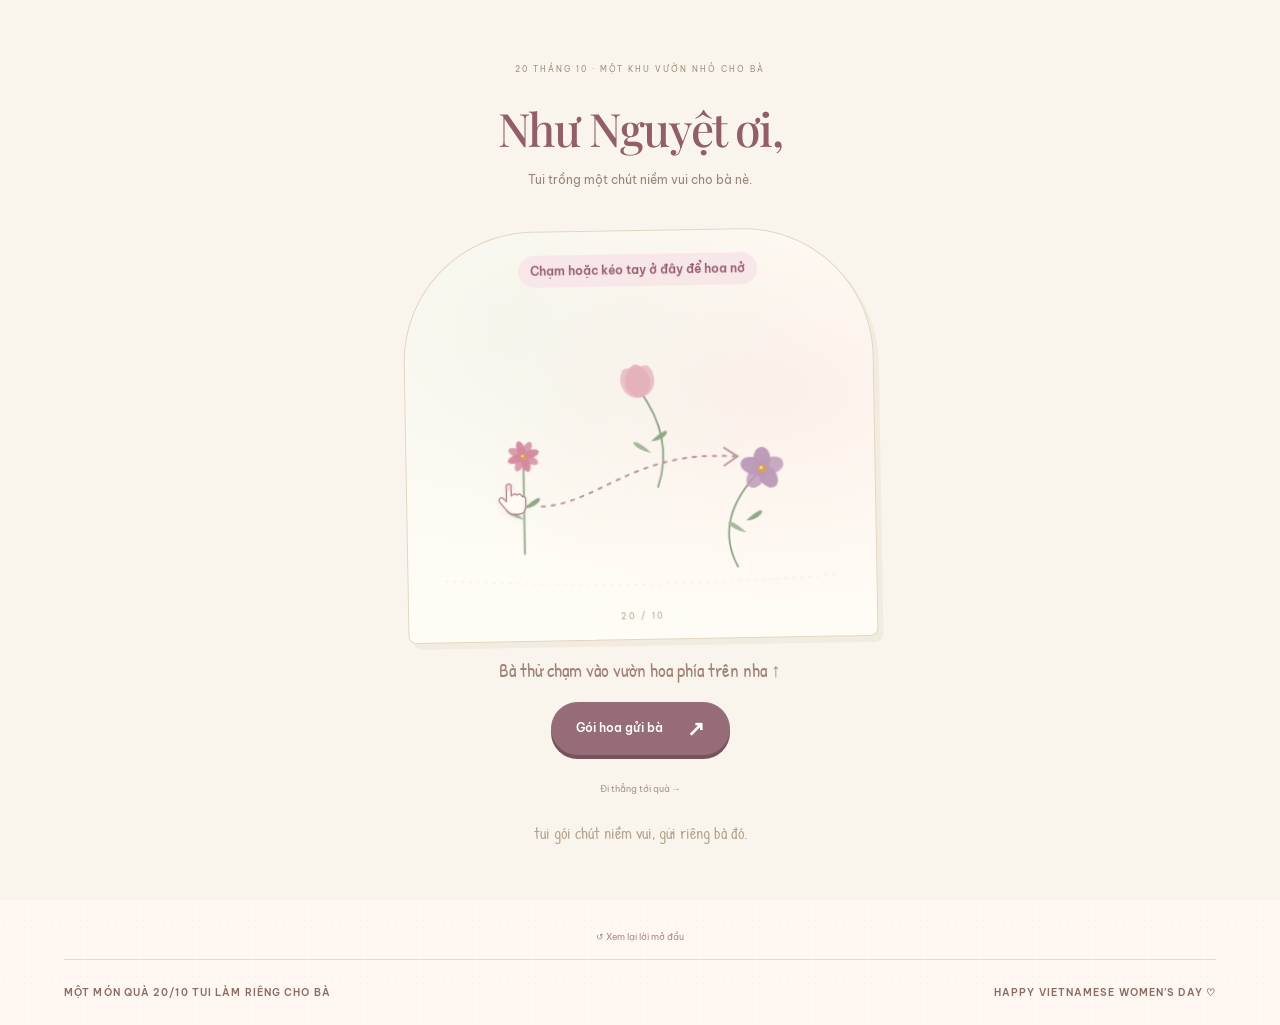
<file: index.html>
<!doctype html>
<html lang="vi">
  <head>
    <meta charset="UTF-8" />
    <meta name="viewport" content="width=device-width, initial-scale=1" />
    <meta name="theme-color" content="#fff8f2" />
    <meta
      name="description"
      content="Một bó hoa và thiệp chúc 20/10 dành riêng cho Như Nguyệt, kèm vài trò vui nho nhỏ."
    />
    <link rel="icon" href="./favicon/flower.svg" />
    <link rel="stylesheet" href="./style.css" />
    <link rel="stylesheet" href="./responsive.css" />
    <script src="./garden-opening.js" defer></script>
    <script src="./app.js" defer></script>
    <title>Một ngày thật xinh · 20.10</title>
  </head>
  <body data-page="welcome">
    <header class="site-header">
      <a class="brand" href="./index.html"
        ><span class="brand-flower" aria-hidden="true">✿</span> một ngày thật
        xinh<span class="brand-dot">.</span></a
      >
      <div class="header-tools">
        <span class="edition">PHIÊN BẢN ĐẶC BIỆT · 20.10</span>
      </div>
    </header>
    <main class="welcome">
      <section class="welcome-copy">
        <span class="eyebrow"
          ><span aria-hidden="true">♡</span>
          <span id="welcome-recipient"
            >CHỈ DÀNH RIÊNG CHO NHƯ NGUYỆT</span
          ></span
        >
        <h1 tabindex="-1">Như Nguyệt ơi,<br /><em>20/10 vui vẻ nha!</em></h1>
        <p>
          Tui gửi bà một bó hoa, một tấm thiệp,<br />và lời chúc bà luôn vui, luôn xịn,<br />làm gì cũng gặp điều dễ thương.
        </p>
        <a class="primary-button" href="./love/love.html#letter"
          >Mở thiệp tui gửi <span aria-hidden="true">↗</span></a
        >
        <span class="tiny-note"
          >Gửi Như Nguyệt · chút quà cho ngày của bà</span
        >
        <div class="welcome-tags" aria-label="Những điều đang chờ bà">
          <span>✿ một bó hoa</span><span>♡ lời chúc riêng</span><span>✧ vài trò vui nhỏ</span>
        </div>
      </section>
      <section class="welcome-art" aria-label="Thiệp hoa dành tặng Như Nguyệt">
        <div class="art-spark spark-one" aria-hidden="true">✧</div>
        <div class="art-spark spark-two" aria-hidden="true">✳</div>
        <a class="postcard" href="./love/love.html#letter" aria-label="Mở thiệp 20/10 tui gửi Như Nguyệt">
          <div class="postcard-top">
            <span>TUI GỬI BÀ MỘT NGÀY DỊU DÀNG</span
            ><span class="postage">20<br /><b>10</b></span>
          </div>
          <img
            class="bouquet"
            src="./image/hoa4.png"
            alt="Bó hoa tulip hồng với chiếc nơ tím"
          />
          <div class="postcard-message">
            Một bó hoa nhỏ xíu,<br />chúc bà 20/10 thật vui.
          </div>
          <span class="handwritten postcard-sign"
            >chúc bà một ngày vui nha ✿</span
          >
        </a>
        <img class="welcome-pet welcome-pet-cat" src="./image/stickers/cat-bells.webp" alt="" aria-hidden="true" />
        <img class="welcome-pet welcome-pet-dog" src="./image/stickers/dog-boop.webp" alt="" aria-hidden="true" />
        <button
          class="love-sticker"
          id="secret-sticker"
          aria-label="Chạm để nhận một lời nhắn bí mật"
        >
          <span aria-hidden="true">♡</span><small>chạm thử nè</small>
        </button>
        <span class="art-label handwritten"
          >một món quà bé xíu<br />tui làm riêng cho bà nè ↗</span
        >
      </section>
    </main>
      <div class="opening-replay-row"><button class="text-button" data-replay-opening>↺ Xem lại lời mở đầu</button></div>
    <footer class="site-footer">
      <span>MỘT MÓN QUÀ 20/10 TUI LÀM RIÊNG CHO BÀ</span
      ><span>HAPPY VIETNAMESE WOMEN’S DAY ♡</span>
    </footer>
    <dialog class="gift-opening garden-opening" id="gift-opening" aria-labelledby="opening-title" aria-describedby="opening-message">
      <div class="garden-stage">
        <span class="garden-edition">20 THÁNG 10 · MỘT KHU VƯỜN NHỎ CHO BÀ</span>
        <h2 id="opening-title" tabindex="-1" autofocus>Như Nguyệt ơi,</h2>
        <p id="opening-message" aria-live="polite">Tui trồng một chút niềm vui cho bà nè.</p>
        <div class="garden-paper">
          <span class="garden-paper-label" id="garden-instruction">Chạm hoặc kéo tay ở đây để hoa nở</span>
          <canvas id="garden-canvas" tabindex="0" role="img" aria-describedby="garden-instruction" aria-label="Khu vườn tương tác: chạm hoặc kéo để hoa nở. Dùng Enter hoặc phím cách cũng có thể trồng hoa."></canvas>
          <div class="garden-guide" aria-hidden="true">
            <svg class="garden-guide-stroke" viewBox="0 0 220 90" fill="none"><path d="M20 70C70 69 105 20 194 28" /><path class="garden-guide-arrow" d="M185 20L197 28L185 36" /></svg>
            <svg class="garden-guide-hand" viewBox="0 0 40 44" fill="none"><path d="M13 23V6a3 3 0 0 1 6 0v12l3-2a3 3 0 0 1 4 1l2-1a3 3 0 0 1 4 2l1 1a3 3 0 0 1 4 3v9c0 6-4 10-10 10h-5c-4 0-7-2-9-5L5 26c-3-4 1-8 4-5l4 4" /><circle cx="16" cy="7" r="5" /></svg>
          </div>
          <span class="garden-paper-date" aria-hidden="true">20 / 10</span>
        </div>
        <p class="garden-hint handwritten" id="opening-hint">Bà thử chạm vào vườn hoa phía trên nha ↑</p>
        <button class="primary-button garden-gather" id="unwrap-gift">Gói hoa gửi bà <span aria-hidden="true">↗</span></button>
        <button class="text-button garden-skip" id="skip-opening">Đi thẳng tới quà →</button>
        <span class="garden-sign handwritten">tui gói chút niềm vui, gửi riêng bà đó.</span>
      </div>
    </dialog>
    <audio
      id="background-music"
      src="./audio/cu-chill-thoi.mp3"
      autoplay
      loop
      preload="auto"
      hidden
    ></audio>
    <div class="toast" id="toast" role="status"></div>
    <div id="celebration" aria-hidden="true"></div>
  </body>
</html>
</file>
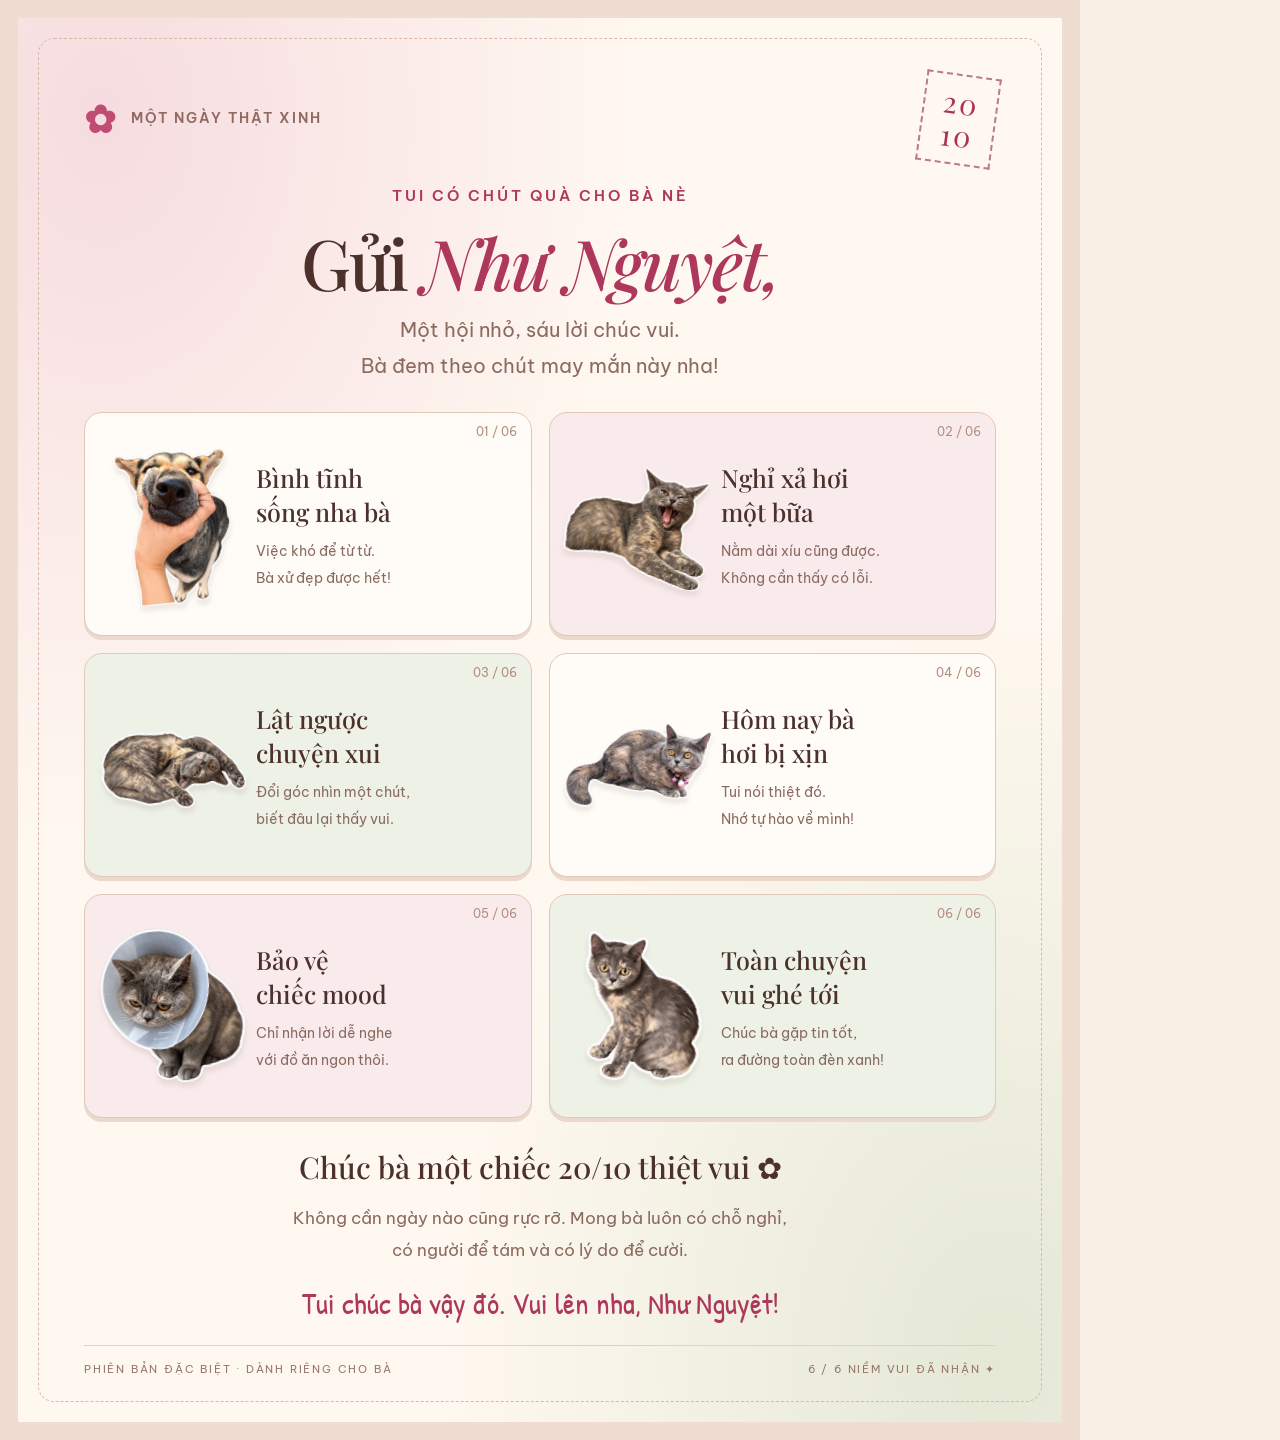
<file: gifts/nhu-nguyet-20-10.html>
<!doctype html>
<html lang="vi">
<head>
  <meta charset="utf-8">
  <meta name="viewport" content="width=1080">
  <title>Một ngày thật xinh · Tặng Như Nguyệt</title>
  <link rel="stylesheet" href="../style.css">
  <style>
    body{margin:0;width:1080px;background:#f9efe4;color:#4b302c;font-family:'Be Vietnam Pro',Arial,sans-serif;line-height:1.6}
    .gift-art{position:relative;width:1080px;height:1440px;padding:56px 66px 42px;overflow:hidden;background:radial-gradient(ellipse at 8% 7%,#f6dce0,transparent 40%),radial-gradient(ellipse at 94% 96%,#e4e8d5,transparent 40%),#fff8f0;border:18px solid #f0ddd1}
    .gift-art::before{content:'';position:absolute;inset:20px;border:1px dashed #d9b8a7;pointer-events:none;border-radius:16px}
    .gift-top{display:flex;justify-content:space-between;align-items:center;font-size:14px;font-weight:600;letter-spacing:2px;color:#906960}
    .gift-top .flower{font-size:38px;color:#c04c74;vertical-align:middle;margin-right:8px}
    .date-stamp{border:2px dashed #bc7a87;padding:10px 18px;color:#ab3158;font:29px/1.15 'Playfair Display',Georgia,serif;text-align:center;transform:rotate(8deg)}
    .gift-intro{text-align:center;margin:19px 0 28px}
    .gift-intro .small{font-size:15px;font-weight:600;letter-spacing:3px;color:#ad385b}
    .gift-intro h1{font:500 70px/1.15 'Playfair Display',Georgia,serif;letter-spacing:-2px;margin:14px 0 10px}
    .gift-intro h1 em{color:#ad385b}
    .gift-intro p{font-size:20px;color:#8b6a60;line-height:1.8}
    .gift-grid{display:grid;grid-template-columns:1fr 1fr;gap:17px;margin-top:25px}
    .pet-card{position:relative;display:flex;align-items:center;gap:11px;padding:18px 15px;border:1px solid #e1c8b8;border-radius:18px;min-height:224px;background:#fffcf7;box-shadow:0 4px 0 #ead9cc}
    .pet-card:nth-child(2),.pet-card:nth-child(5){background:#f9eaec}
    .pet-card:nth-child(3),.pet-card:nth-child(6){background:#edf1e6}
    .pet-card img{width:145px;height:165px;object-fit:contain;flex-shrink:0;filter:drop-shadow(0 5px 2px #6a40351a);transform:rotate(-6deg)}
    .pet-card:nth-child(even) img{transform:rotate(7deg)}
    .pet-card .number{position:absolute;right:14px;top:9px;font-size:12px;color:#b28d80}
    .pet-card h2{font:500 25px/1.35 'Playfair Display',Georgia,serif;margin:4px 0 10px}
    .pet-card p{font-size:14px;line-height:1.9;color:#8a6b61}
    .gift-wish{text-align:center;padding:28px 35px 0}
    .gift-wish h2{font:500 30px/1.45 'Playfair Display',Georgia,serif;margin:0 0 12px}
    .gift-wish p{font-size:17px;line-height:1.9;color:#8b6a60;margin:0 auto;max-width:710px}
    .gift-wish .sign{font:30px/1.5 'Patrick Hand',cursive;color:#ad385b;margin-top:15px}
    .gift-bottom{position:absolute;left:66px;right:66px;bottom:43px;border-top:1px solid #e5cfc0;padding-top:15px;display:flex;justify-content:space-between;font-size:11px;letter-spacing:1.8px;color:#98766c}
  </style>
</head>
<body>
  <main class="gift-art" aria-label="Thiệp 20/10 tặng Như Nguyệt">
    <div class="gift-top"><span><span class="flower">✿</span> MỘT NGÀY THẬT XINH</span><span class="date-stamp">20<br>10</span></div>
    <div class="gift-intro"><span class="small">TUI CÓ CHÚT QUÀ CHO BÀ NÈ</span><h1>Gửi <em>Như Nguyệt,</em></h1><p>Một hội nhỏ, sáu lời chúc vui.<br>Bà đem theo chút may mắn này nha!</p></div>
    <div class="gift-grid">
      <section class="pet-card"><span class="number">01 / 06</span><img src="stickers/dog-boop.png" alt="Bé cún bóp má"><div><h2>Bình tĩnh<br>sống nha bà</h2><p>Việc khó để từ từ.<br>Bà xử đẹp được hết!</p></div></section>
      <section class="pet-card"><span class="number">02 / 06</span><img src="stickers/cat-yawn.png" alt="Bé mèo ngáp"><div><h2>Nghỉ xả hơi<br>một bữa</h2><p>Nằm dài xíu cũng được.<br>Không cần thấy có lỗi.</p></div></section>
      <section class="pet-card"><span class="number">03 / 06</span><img src="stickers/cat-upside-down.png" alt="Bé mèo nằm ngửa"><div><h2>Lật ngược<br>chuyện xui</h2><p>Đổi góc nhìn một chút,<br>biết đâu lại thấy vui.</p></div></section>
      <section class="pet-card"><span class="number">04 / 06</span><img src="stickers/cat-bells.png" alt="Bé mèo đeo chuông"><div><h2>Hôm nay bà<br>hơi bị xịn</h2><p>Tui nói thiệt đó.<br>Nhớ tự hào về mình!</p></div></section>
      <section class="pet-card"><span class="number">05 / 06</span><img src="stickers/cat-cone.png" alt="Bé mèo đeo loa"><div><h2>Bảo vệ<br>chiếc mood</h2><p>Chỉ nhận lời dễ nghe<br>với đồ ăn ngon thôi.</p></div></section>
      <section class="pet-card"><span class="number">06 / 06</span><img src="stickers/cat-sitting.png" alt="Bé mèo ngoái nhìn"><div><h2>Toàn chuyện<br>vui ghé tới</h2><p>Chúc bà gặp tin tốt,<br>ra đường toàn đèn xanh!</p></div></section>
    </div>
    <div class="gift-wish"><h2>Chúc bà một chiếc 20/10 thiệt vui ✿</h2><p>Không cần ngày nào cũng rực rỡ. Mong bà luôn có chỗ nghỉ,<br>có người để tám và có lý do để cười.</p><p class="sign">Tui chúc bà vậy đó. Vui lên nha, Như Nguyệt!</p></div>
    <div class="gift-bottom"><span>PHIÊN BẢN ĐẶC BIỆT · DÀNH RIÊNG CHO BÀ</span><span>6 / 6 NIỀM VUI ĐÃ NHẬN ✦</span></div>
  </main>
</body>
</html>
</file>
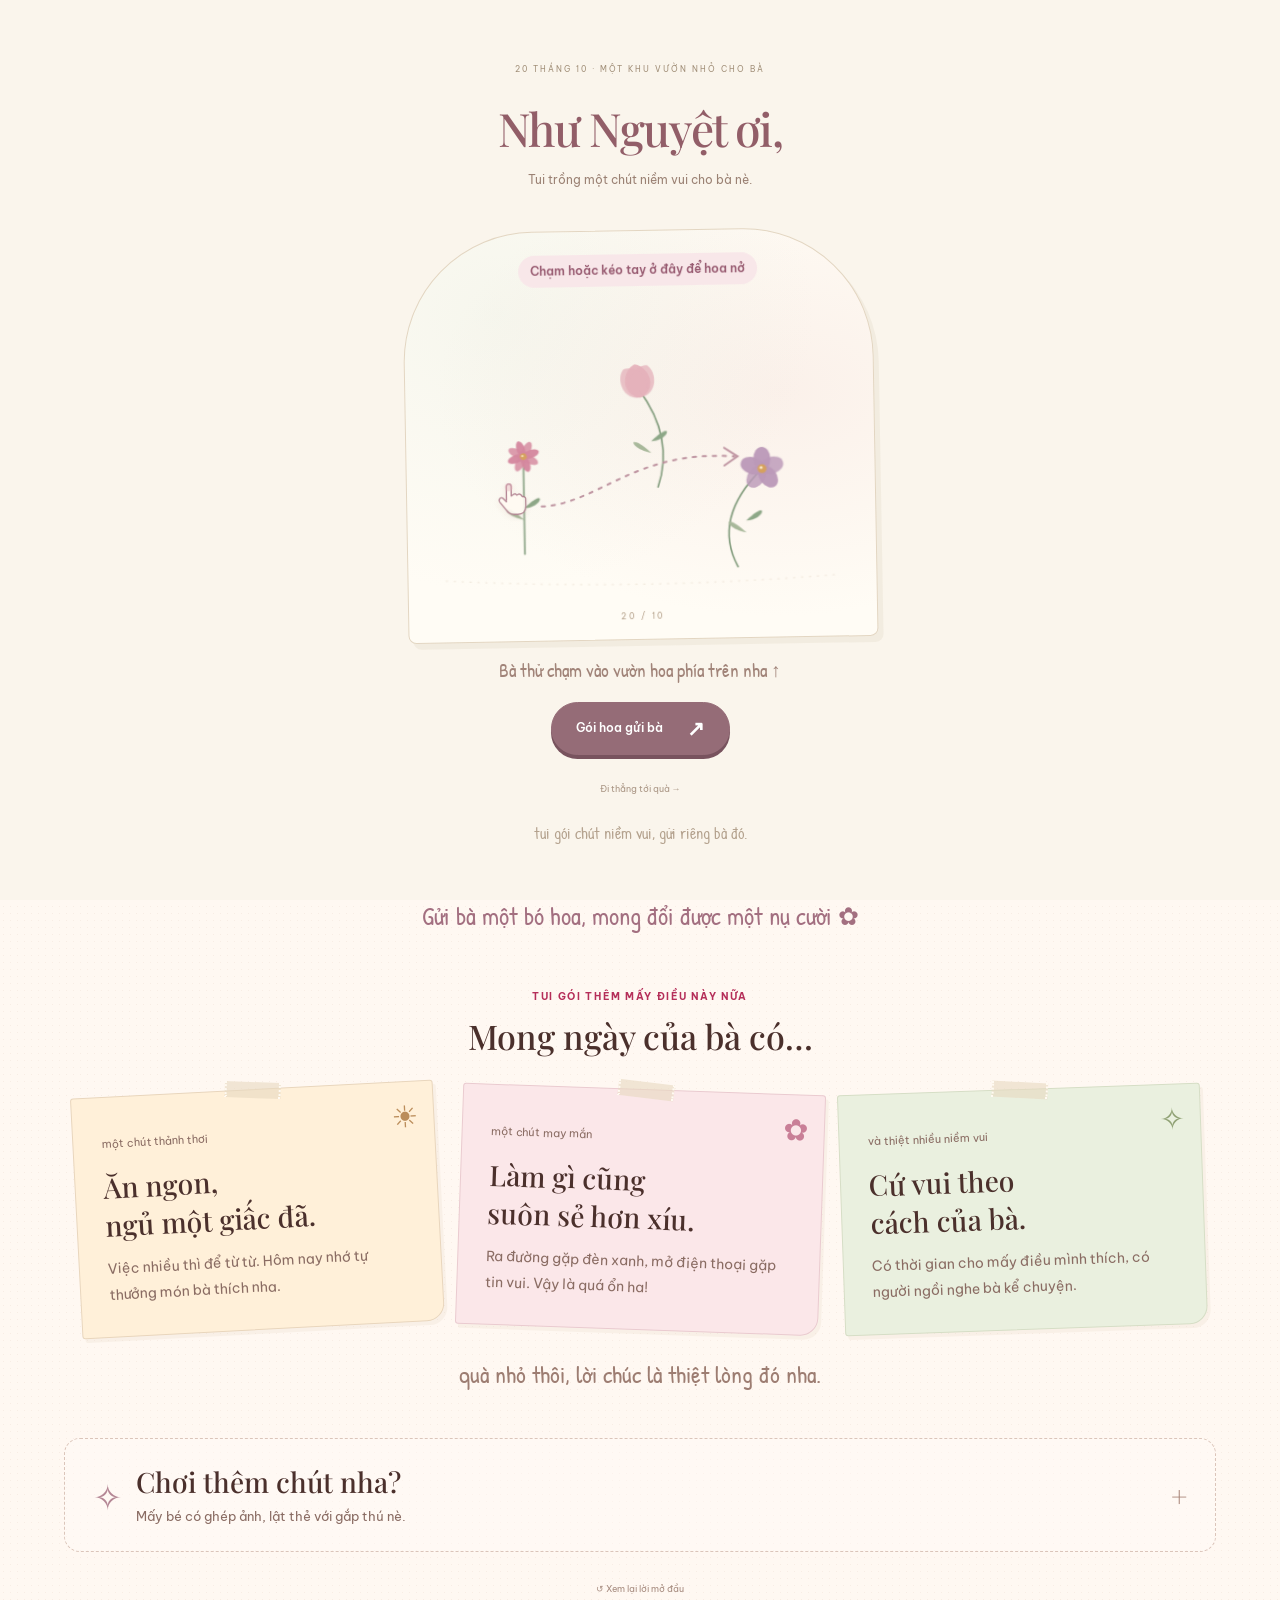
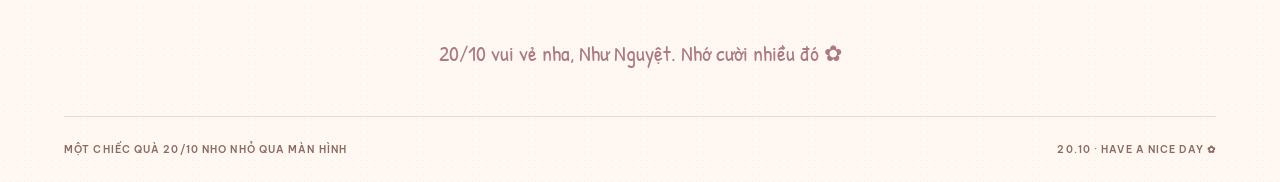
<file: love/love.html>
<!doctype html>
<html lang="vi">
  <head>
    <meta charset="UTF-8" />
    <meta name="viewport" content="width=device-width, initial-scale=1" />
    <meta name="theme-color" content="#fff8f2" />
    <link rel="icon" href="../favicon/flower.svg" />
    <link rel="stylesheet" href="../style.css" />
    <link rel="stylesheet" href="./love.css" />
    <link rel="stylesheet" href="../responsive.css" />
    <script src="../garden-opening.js" defer></script>
    <script src="../app.js" defer></script>
    <title>Quà 20/10 · Gửi Như Nguyệt</title>
  </head>
  <body data-page="journey">
    <header class="site-header">
      <a class="brand" href="../index.html"
        ><span class="brand-flower" aria-hidden="true">✿</span> một ngày thật
        xinh<span class="brand-dot">.</span></a
      >
    </header>
    <main class="journey">
      <div class="journey-heading occasion-card">
        <div class="occasion-copy">
          <span class="eyebrow">MỘT CHIẾC QUÀ 20/10 · GỬI NHƯ NGUYỆT</span>
          <span class="gift-scribble handwritten">bà ơi, tui có chút quà nè…</span>
          <h1 tabindex="-1">Một chút quà,<br /><em>một ngày thật xinh.</em></h1>
          <p>20/10 vui vẻ nha, Như Nguyệt!<br />Tui gửi bà bó hoa này, mấy lời chúc nhỏ,<br />và một chút dịu dàng cho hôm nay.</p>
          <button class="primary-button" id="read-greeting">Mở thiệp của bà <span aria-hidden="true">✿</span></button>
          <span class="occasion-postscript handwritten">tui ngồi viết mấy dòng này cho bà đó</span>
        </div>
        <div class="gift-scene">
          <span class="scene-spark scene-spark-one" aria-hidden="true">✧</span>
          <span class="scene-spark scene-spark-two" aria-hidden="true">✿</span>
          <button class="occasion-art" id="receive-flowers" aria-label="Nhận bó hoa và một lời chúc 20/10">
            <span class="bouquet-tape" aria-hidden="true"></span>
            <span class="occasion-date" aria-hidden="true">20<span>10</span></span>
            <span class="bouquet-label">MỘT BÓ HOA DÀNH RIÊNG CHO BÀ</span>
            <img class="gift-bouquet" src="../image/hoa4.png" alt="Bó tulip hồng tui tặng Như Nguyệt" />
            <span class="handwritten">hoa này là của bà nè ✿</span>
            <span class="bouquet-touch">Chạm bó hoa để nhận lời chúc ↗</span>
          </button>
          <img class="gift-pet gift-pet-cat" src="../image/stickers/cat-bells.webp" alt="" aria-hidden="true" />
          <img class="gift-pet gift-pet-dog" src="../image/stickers/dog-boop.webp" alt="" aria-hidden="true" />
          <span class="pet-caption handwritten" aria-hidden="true">tụi tui giao hoa phụ nè!</span>
        </div>
      </div>
      <p class="flower-reply handwritten" id="flower-reply" role="status">Gửi bà một bó hoa, mong đổi được một nụ cười ✿</p>
      <section class="wish-scrapbook" aria-labelledby="wish-title">
        <div class="wish-heading">
          <span class="eyebrow">TUI GÓI THÊM MẤY ĐIỀU NÀY NỮA</span>
          <h2 id="wish-title">Mong ngày của bà có…</h2>
        </div>
        <div class="wish-notes">
          <article class="wish-note wish-peach">
            <span class="wish-doodle" aria-hidden="true">☀</span><small>một chút thảnh thơi</small>
            <h3>Ăn ngon,<br /> ngủ một giấc đã.</h3>
            <p>Việc nhiều thì để từ từ. Hôm nay nhớ tự thưởng món bà thích nha.</p>
          </article>
          <article class="wish-note wish-pink">
            <span class="wish-doodle" aria-hidden="true">✿</span><small>một chút may mắn</small>
            <h3>Làm gì cũng<br /> suôn sẻ hơn xíu.</h3>
            <p>Ra đường gặp đèn xanh, mở điện thoại gặp tin vui. Vậy là quá ổn ha!</p>
          </article>
          <article class="wish-note wish-green">
            <span class="wish-doodle" aria-hidden="true">✧</span><small>và thiệt nhiều niềm vui</small>
            <h3>Cứ vui theo<br /> cách của bà.</h3>
            <p>Có thời gian cho mấy điều mình thích, có người ngồi nghe bà kể chuyện.</p>
          </article>
        </div>
        <p class="wish-sign handwritten">quà nhỏ thôi, lời chúc là thiệt lòng đó nha.</p>
      </section>
      <details class="extra-games" id="extra-games">
        <summary>
          <span class="extra-games-icon" aria-hidden="true">✧</span>
          <span class="extra-games-copy"><strong>Chơi thêm chút nha?</strong><small>Mấy bé có ghép ảnh, lật thẻ với gắp thú nè.</small></span>
          <span class="extra-games-toggle" aria-hidden="true">+</span>
        </summary>
        <div class="extra-games-body">
          <p class="games-invitation">Bà thích trò nào thì chọn trò đó nha. Không vội đâu ✿</p>
          <nav class="journey-map" aria-label="Chọn trò chơi thêm">
            <button class="station active" data-station="0" aria-current="true">
              <span class="station-icon">▧</span
              ><span><small>GHÉP ẢNH</small>Bé mèo của bà</span
              ><span class="station-check" aria-hidden="true"></span>
            </button>
            <button class="station" data-station="1">
              <span class="station-icon">✿</span
              ><span><small>LẬT 12 THẺ</small>Tìm mấy cặp quen</span
              ><span class="station-check" aria-hidden="true"></span>
            </button>
            <button class="station" data-station="2">
              <span class="station-icon">✧</span
              ><span><small>GẮP THÚ</small>Gom lời chúc nhỏ</span
              ><span class="station-check" aria-hidden="true"></span>
            </button>
          </nav>
          <section class="game-card" aria-labelledby="game-title">
            <div class="game-topline">
              <span class="pill" id="game-category">20/10 · GHÉP MỘT NỤ CƯỜI</span
              ><span class="game-progress" id="game-progress">0 / 9 mảnh đúng</span>
            </div>
            <div class="game-heading">
              <h2 id="game-title" tabindex="-1">Chúc bà ngày nào cũng có chuyện để cười.</h2>
              <p id="game-description">
                Ghép ảnh bé mèo cùng tui nha. Chạm hai mảnh bất kỳ để đổi chỗ,
                đủ 9 mảnh là xong nè.
              </p>
            </div>
            <div id="game-area"></div>
            <section
              class="claw-stage"
              id="final-note"
              aria-labelledby="game-title"
              hidden
            >
              <div class="arcade-layout">
                <div class="claw-machine">
                  <div class="machine-marquee">
                    <span aria-hidden="true">✦</span> QUÀ 20/10 · GỬI NHƯ NGUYỆT
                    <span aria-hidden="true">✦</span>
                  </div>
                  <div class="machine-score">
                    <span>GẮP MỘT BÉ · GỬI MỘT LỜI CHÚC</span
                    ><span id="claw-count">0 / 6 bé</span>
                  </div>
                  <div
                    class="claw-window"
                    id="claw-window"
                    style="--claw-x: 50%; --cable: 30px"
                  >
                    <div class="claw-rail" aria-hidden="true"></div>
                    <div class="claw-carriage" aria-hidden="true">
                      <div class="claw-cable"></div>
                      <div class="claw-grabber">
                        <svg viewBox="0 0 64 52" fill="none">
                          <path
                            d="M32 2V13M21 13H43M24 15L12 31L19 46M40 15L52 31L45 46M32 15V37"
                            stroke="currentColor"
                            stroke-width="5"
                            stroke-linecap="round"
                            stroke-linejoin="round"
                          />
                          <circle
                            cx="32"
                            cy="13"
                            r="7"
                            fill="#fff2ca"
                            stroke="currentColor"
                            stroke-width="3"
                          /></svg
                        ><img id="claw-held" alt="" hidden />
                      </div>
                    </div>
                    <div
                      class="claw-lanes"
                      id="claw-lanes"
                      role="group"
                      aria-label="Chọn cột có bé bà muốn gắp"
                    ></div>
                    <span class="claw-chute" aria-hidden="true">QUÀ RA ĐÂY ↘</span>
                  </div>
                  <div class="machine-controls">
                    <button
                      class="claw-arrow"
                      id="claw-left"
                      aria-label="Di chuyển càng gắp sang trái"
                    >
                      ←
                    </button>
                    <button class="primary-button claw-drop" id="claw-drop">
                      Gắp một bé! <span aria-hidden="true">↓</span>
                    </button>
                    <button
                      class="claw-arrow"
                      id="claw-right"
                      aria-label="Di chuyển càng gắp sang phải"
                    >
                      →
                    </button>
                  </div>
                  <p class="claw-status" id="claw-status" role="status">
                    Chạm cột để chọn, hoặc dùng hai nút mũi tên nha.
                  </p>
                </div>
                <div class="arcade-pocket">
                  <div class="prize-placeholder" id="prize-placeholder">
                    <span aria-hidden="true">✧</span>
                    <h4>Một bé gửi lời chúc 20/10</h4>
                    <p>
                      Gắp một bé là thiệp lời chúc hiện ra nè. Bà thích thì gắp thêm để gom cả bộ sticker nha!
                    </p>
                    <span class="handwritten">gắp thử một bé coi ↙</span>
                  </div>
                  <article
                    class="prize-ticket"
                    id="prize-ticket"
                    aria-labelledby="prize-title"
                    hidden
                  >
                    <span class="prize-eyebrow">STICKER CỦA BÀ · LƯU VỀ NÈ</span
                    ><img id="prize-image" alt="" /><span
                      class="prize-stamp"
                      aria-hidden="true"
                      >LUCKY<br />20.10</span
                    >
                    <h4 id="prize-title" tabindex="-1"></h4>
                    <p id="prize-message" aria-live="polite"></p>
                    <span class="prize-sign handwritten"
                      >Tui gửi bà chút năng lượng tốt nè ✿</span
                    >
                    <a class="primary-button save-sticker" id="save-sticker" download
                      >Lưu sticker này ↓</a
                    >
                    <small class="sticker-file-note"
                      >PNG nền trong suốt · dùng trang trí ảnh cũng xinh</small
                    >
                    <button class="text-button" id="grab-more">
                      Gắp thêm một bé ↗
                    </button>
                  </article>
                  <div class="pet-collection">
                    <div class="collection-label">
                      <strong>Túi niềm vui của bà</strong
                      ><span id="collection-count">Còn 6 bé đang chờ</span>
                    </div>
                    <div
                      class="collection-slots"
                      id="collection-slots"
                      role="group"
                      aria-label="Bộ sưu tập quà đã gắp"
                    ></div>
                    <p>
                      Mỗi bé mang một lời chúc. Bà thích bé nào thì chạm để đọc lại và lưu sticker nha!
                    </p>
                  </div>
                </div>
              </div>
              <section
                class="arcade-complete gift-unlocked"
                id="arcade-complete"
                aria-labelledby="gift-unlocked-title"
                hidden
              >
                <img class="greeting-bouquet" src="../image/hoa4.png" alt="Bó tulip hồng tui tặng bà" />
                <div class="gift-unlocked-copy">
                  <span class="eyebrow">20/10 VUI VẺ NHA BÀ ✿</span>
                  <h4 id="gift-unlocked-title" tabindex="-1">
                    Thiệp 20/10 tui<br />gửi Như Nguyệt.
                  </h4>
                  <p>
                    Chúc bà luôn có thời gian cho điều mình thích và thiệt nhiều lý do để cười. Mấy lời còn lại tui viết trong thiệp nè!
                  </p>
                  <div class="gift-downloads">
                    <button class="primary-button" id="open-letter">Đọc thiệp tui gửi ✿</button>
                    <a
                      class="text-button"
                      href="../gifts/bo-sticker-nhu-nguyet.zip"
                      download="Bo-6-sticker-tang-Nhu-Nguyet.zip"
                      id="download-sticker-pack"
                      >Tải bộ 6 sticker ↓</a
                    >
                  </div>

                </div>
              </section>
              <div class="arcade-footer">
                <button class="text-button" id="back-to-memory">
                  ↩ Về trò lật thẻ</button
                ><button class="text-button" id="reset-claw">↻ Gắp lại từ đầu</button>
              </div>
              <div id="finale-confetti" aria-hidden="true"></div>
            </section>

            <div class="completion" id="completion" hidden>
              <span class="completion-icon" aria-hidden="true">✦</span>
              <div>
                <strong id="completion-title"></strong>
                <p id="completion-description"></p>
              </div>
              <button class="primary-button" id="next-station">
                Chơi trò khác <span aria-hidden="true">→</span>
              </button>
            </div>
            <div class="game-bottom">
              <span id="game-tip"
                >Nhìn ảnh mẫu rồi chạm hai mảnh để đổi. Không tính giờ đâu bà
                ✿</span
              ><button class="text-button" id="skip-station">
                Đổi trò khác nha →
              </button>
            </div>
          </section>
          <div class="journey-bottom">
            <button class="text-button" id="back-to-gift">↑ Về món quà của bà</button>
            <button class="text-button" id="restart">↻ Chơi lại mấy trò nhỏ</button>
          </div>
        </div>
      </details>
      <div class="opening-replay-row"><button class="text-button" data-replay-opening>↺ Xem lại lời mở đầu</button></div>
      <p class="gift-goodbye handwritten">20/10 vui vẻ nha, Như Nguyệt. Nhớ cười nhiều đó ✿</p>
    </main>
    <footer class="site-footer">
      <span>MỘT CHIẾC QUÀ 20/10 NHO NHỎ QUA MÀN HÌNH</span
      ><span>20.10 · HAVE A NICE DAY ✿</span>
    </footer>
    <dialog id="letter-dialog" class="letter-dialog" aria-labelledby="letter-title">
      <button class="dialog-close" id="close-letter" aria-label="Đóng thiệp chúc">×</button>
      <div class="letter-layout">
        <div class="letter-flowers">
          <span class="eyebrow">CHÚC BÀ 20/10 THẬT VUI</span>
          <img src="../image/hoa4.png" alt="Bó tulip hồng tui tặng bà" />
          <span class="handwritten">Một bó hoa,<br />mấy lời chúc vui.</span>
        </div>
        <article class="letter-content">
          <span class="letter-date">20 THÁNG 10 · TUI GỬI NHƯ NGUYỆT</span>
          <h2 id="letter-title">Gửi Như Nguyệt,</h2>
          <p id="letter-text"></p>
          <button class="text-button" id="read-all">Hiện cả lời chúc ✿</button>
          <div class="letter-sign" id="letter-sign" hidden>
            <span class="handwritten">Chúc bà luôn vui và xịn như vậy nha ✿</span>
            <button class="primary-button" id="finish-letter">Tui nhận được rồi nè ✿</button>
          </div>
        </article>
      </div>
      <div id="letter-confetti" aria-hidden="true"></div>
    </dialog>
    <dialog class="gift-opening garden-opening" id="gift-opening" aria-labelledby="opening-title" aria-describedby="opening-message">
      <div class="garden-stage">
        <span class="garden-edition">20 THÁNG 10 · MỘT KHU VƯỜN NHỎ CHO BÀ</span>
        <h2 id="opening-title" tabindex="-1" autofocus>Như Nguyệt ơi,</h2>
        <p id="opening-message" aria-live="polite">Tui trồng một chút niềm vui cho bà nè.</p>
        <div class="garden-paper">
          <span class="garden-paper-label" id="garden-instruction">Chạm hoặc kéo tay ở đây để hoa nở</span>
          <canvas id="garden-canvas" tabindex="0" role="img" aria-describedby="garden-instruction" aria-label="Khu vườn tương tác: chạm hoặc kéo để hoa nở. Dùng Enter hoặc phím cách cũng có thể trồng hoa."></canvas>
          <div class="garden-guide" aria-hidden="true">
            <svg class="garden-guide-stroke" viewBox="0 0 220 90" fill="none"><path d="M20 70C70 69 105 20 194 28" /><path class="garden-guide-arrow" d="M185 20L197 28L185 36" /></svg>
            <svg class="garden-guide-hand" viewBox="0 0 40 44" fill="none"><path d="M13 23V6a3 3 0 0 1 6 0v12l3-2a3 3 0 0 1 4 1l2-1a3 3 0 0 1 4 2l1 1a3 3 0 0 1 4 3v9c0 6-4 10-10 10h-5c-4 0-7-2-9-5L5 26c-3-4 1-8 4-5l4 4" /><circle cx="16" cy="7" r="5" /></svg>
          </div>
          <span class="garden-paper-date" aria-hidden="true">20 / 10</span>
        </div>
        <p class="garden-hint handwritten" id="opening-hint">Bà thử chạm vào vườn hoa phía trên nha ↑</p>
        <button class="primary-button garden-gather" id="unwrap-gift">Gói hoa gửi bà <span aria-hidden="true">↗</span></button>
        <button class="text-button garden-skip" id="skip-opening">Đi thẳng tới quà →</button>
        <span class="garden-sign handwritten">tui gói chút niềm vui, gửi riêng bà đó.</span>
      </div>
    </dialog>
    <audio
      id="background-music"
      src="../audio/cu-chill-thoi.mp3"
      autoplay
      loop
      preload="auto"
      hidden
    ></audio>
    <div class="toast" id="toast" role="status"></div>
    <div id="celebration" aria-hidden="true"></div>
    <noscript
      ><p class="noscript-note">
        Bật JavaScript để chơi nhé. Chúc Như Nguyệt một ngày 20/10 thật vui và
        gặp nhiều điều tốt đẹp! ✿
      </p></noscript
    >
  </body>
</html>
</file>
<file: style.css>
@import url("https://fonts.googleapis.com/css2?family=Be+Vietnam+Pro:wght@400;500;600;700;800&family=Playfair+Display:ital,wght@0,500;0,600;0,700;1,500;1,600&family=Patrick+Hand&display=swap");
:root {
  --paper: #fff8f2;
  --ink: #4b302c;
  --muted: #8a6c63;
  --pink: #df527b;
  --pink-dark: #b52e59;
  --blush: #f9e1e3;
  --line: #e9d9cf;
  --green: #55765e;
  --serif: "Playfair Display", Georgia, serif;
  --sans: "Be Vietnam Pro", Arial, sans-serif;
  --hand: "Patrick Hand", cursive;
}
* {
  box-sizing: border-box;
}
body {
  margin: 0;
  background: var(--paper);
  color: var(--ink);
  font-family: var(--sans);
  font-size: 14px;
  line-height: 1.7;
  background-image: radial-gradient(#d9b7a52b 0.65px, transparent 0.65px);
  background-size: 7px 7px;
}
button,
a {
  -webkit-tap-highlight-color: transparent;
}
button,
input {
  font: inherit;
}
button {
  color: inherit;
  cursor: pointer;
}
a {
  color: inherit;
  text-decoration: none;
}
button:disabled {
  cursor: default;
}
button:focus-visible,
a:focus-visible {
  outline: 2px solid #c995a6;
  outline-offset: 5px;
}
html[data-input-method="pointer"] :is(button, a, summary):focus,
html[data-input-method="pointer"] #garden-canvas:focus,
[tabindex="-1"]:focus {
  outline: none;
}
[hidden] {
  display: none !important;
}
h1,
h2,
h3,
p {
  margin: 0;
}
button {
  touch-action: manipulation;
}
.site-header,
.site-footer {
  max-width: 1320px;
  margin: auto;
  display: flex;
  align-items: center;
  justify-content: space-between;
  padding: 26px 5%;
}
.site-header {
  border-bottom: 1px solid var(--line);
  min-height: 91px;
}
.brand {
  display: flex;
  align-items: center;
  font-size: 16px;
  font-weight: 700;
  letter-spacing: -0.5px;
  gap: 9px;
}
.brand-flower {
  font-size: 32px;
  color: var(--pink);
  line-height: 1;
}
.brand-dot {
  margin-left: -9px;
  color: var(--pink);
}
.edition,
.site-footer {
  font-size: 9px;
  letter-spacing: 1.5px;
  font-weight: 600;
  color: var(--muted);
}
.welcome {
  max-width: 1220px;
  min-height: calc(100svh - 168px);
  margin: auto;
  display: grid;
  grid-template-columns: 1.05fr 1fr;
  align-items: center;
  gap: 55px;
  padding: 62px 5% 70px;
}
.eyebrow {
  font-size: 10px;
  font-weight: 700;
  letter-spacing: 1.7px;
  color: var(--pink-dark);
  display: block;
}
.eyebrow > span {
  font-size: 18px;
  vertical-align: middle;
  margin-right: 6px;
}
h1 {
  font: 500 clamp(40px, 4.5vw, 64px) / 1.23 var(--serif);
  letter-spacing: -1.8px;
  margin: 23px 0;
}
h1 em {
  font-weight: 500;
  color: var(--pink-dark);
}
.welcome-copy > p {
  font-size: 14px;
  line-height: 2.1;
  color: var(--muted);
  margin: 24px 0 30px;
}
.primary-button {
  display: inline-flex;
  justify-content: center;
  align-items: center;
  gap: 24px;
  padding: 15px 24px;
  background: var(--pink-dark);
  border: 1px solid var(--pink-dark);
  color: #fff;
  border-radius: 9px;
  font-weight: 600;
  font-size: 12px;
  box-shadow: 0 4px 0 #892242;
  transition:
    transform 0.2s,
    box-shadow 0.2s,
    background 0.2s;
  min-height: 48px;
}
.primary-button:hover {
  transform: translateY(-2px);
  background: #a32950;
  box-shadow: 0 6px 0 #892242;
}
.primary-button:active {
  transform: translateY(3px);
  box-shadow: 0 1px 0 #892242;
}
.primary-button > span {
  font-size: 21px;
  line-height: 1;
}
.tiny-note {
  display: block;
  color: var(--muted);
  font-size: 10px;
  margin-top: 16px;
}
.welcome-tags {
  display: flex;
  gap: 9px;
  flex-wrap: wrap;
  margin-top: 39px;
}
.welcome-tags span {
  border: 1px solid var(--line);
  border-radius: 30px;
  padding: 6px 10px;
  font-size: 9px;
  color: var(--muted);
  background: #fff8;
}
.welcome-art {
  position: relative;
  max-width: 450px;
  margin: auto;
  width: 100%;
  padding: 18px 23px 25px;
}
.postcard {
  display: block;
  background: #fffdf8;
  border: 1px solid #e4d7c8;
  padding: 23px 25px 28px;
  transform: rotate(5deg);
  box-shadow:
    5px 10px 0 #eddfd2,
    8px 15px 35px #5b302815;
  position: relative;
}
.postcard::before {
  content: "";
  position: absolute;
  top: -12px;
  left: 37%;
  width: 110px;
  height: 30px;
  background: #eac8a180;
  transform: rotate(-9deg);
  clip-path: polygon(2% 0, 100% 4%, 96% 100%, 0 94%);
}
.postcard-top {
  display: flex;
  justify-content: space-between;
  align-items: center;
  gap: 15px;
}
.postcard-top > span:first-child {
  font-size: 8px;
  font-weight: 600;
  letter-spacing: 1.4px;
  max-width: 155px;
}
.postage {
  border: 1px dashed #b98f7f;
  padding: 5px 10px;
  text-align: center;
  font-size: 17px;
  line-height: 1.1;
  color: var(--pink-dark);
  font-family: var(--serif);
}
.postage b {
  font-weight: 500;
}
.bouquet {
  display: block;
  height: 285px;
  max-width: 100%;
  object-fit: contain;
  margin: -4px auto -8px;
  filter: drop-shadow(0 10px 7px #7f414313);
}
.postcard-message {
  text-align: center;
  font: 500 20px/1.6 var(--serif);
  padding-top: 10px;
}
.handwritten {
  font: 22px/1.35 var(--hand);
  color: var(--muted);
}
.postcard-sign {
  display: block;
  font-size: 17px;
  text-align: center;
  color: var(--pink-dark);
  margin-top: 13px;
}
.art-spark {
  position: absolute;
  z-index: 2;
  color: var(--pink-dark);
  font-size: 55px;
}
.spark-one {
  top: 5px;
  left: -18px;
  transform: rotate(-12deg);
}
.spark-two {
  bottom: 54px;
  right: -22px;
  font-size: 60px;
  color: var(--green);
}
.love-sticker {
  position: absolute;
  top: 48%;
  right: -21px;
  width: 92px;
  height: 92px;
  background: #f8dce2;
  border: 1px dashed var(--pink-dark);
  outline: 6px solid #f8dce2;
  border-radius: 50%;
  transform: rotate(12deg);
  display: flex;
  flex-direction: column;
  align-items: center;
  justify-content: center;
  transition: transform 0.2s;
}
.love-sticker:hover {
  transform: rotate(-8deg) scale(1.07);
}
.love-sticker > span {
  font: 45px/1 var(--serif);
  color: var(--pink-dark);
}
.love-sticker small {
  font-size: 8px;
}
.art-label {
  position: absolute;
  bottom: -35px;
  left: -20px;
  transform: rotate(-8deg);
  font-size: 20px;
}
.site-footer {
  border-top: 1px solid var(--line);
  gap: 16px;
  padding-top: 22px;
  padding-bottom: 22px;
  font-size: 8px;
  letter-spacing: 1.1px;
}
.text-button {
  border: 0;
  background: transparent;
  padding: 8px 0;
  font-size: 11px;
  color: var(--muted);
  text-underline-offset: 4px;
  min-height: 40px;
}
.text-button:hover {
  color: var(--pink-dark);
  text-decoration: underline;
}
.toast {
  position: fixed;
  bottom: 30px;
  left: 50%;
  transform: translate(-50%, 15px);
  background: var(--ink);
  color: #fffaf4;
  padding: 13px 23px;
  border-radius: 13px;
  font-size: 12px;
  max-width: calc(100vw - 32px);
  width: max-content;
  box-shadow: 0 6px 22px #4b302c25;
  opacity: 0;
  transition:
    opacity 0.2s,
    transform 0.2s;
  pointer-events: none;
  z-index: 2000;
  text-align: center;
}
.toast.visible {
  opacity: 1;
  transform: translate(-50%, 0);
}
#celebration {
  position: fixed;
  inset: 0;
  pointer-events: none;
  z-index: 3000;
  overflow: hidden;
}
.confetti {
  position: absolute;
  top: -30px;
  font-size: 20px;
  animation: confetti-fall 2.8s ease-in forwards;
  will-change: transform;
}
@keyframes confetti-fall {
  to {
    transform: translate(var(--drift), 110vh) rotate(var(--spin));
    opacity: 0.2;
  }
}
.noscript-note {
  text-align: center;
  padding: 24px;
}
@media (min-width: 1500px) {
  .welcome {
    min-height: 720px;
  }
}
@media (max-width: 850px) {
  .welcome {
    gap: 20px;
    padding-left: 6%;
    padding-right: 6%;
  }
  .welcome-art {
    padding: 20px;
    max-width: 360px;
  }
  .bouquet {
    height: 240px;
  }
  .postcard {
    padding: 20px;
  }
  .postcard-message {
    font-size: 18px;
  }
  .love-sticker {
    width: 75px;
    height: 75px;
    right: -5px;
  }
  .edition {
    font-size: 8px;
    letter-spacing: 1px;
  }
  .welcome-tags {
    margin-top: 25px;
  }
  .art-label {
    left: 0;
    font-size: 17px;
  }
}
@media (max-width: 620px) {
  .site-header {
    padding: 17px 6%;
    min-height: 74px;
  }
  .brand {
    font-size: 13px;
    gap: 6px;
  }
  .brand-dot {
    margin-left: -6px;
  }
  .brand-flower {
    font-size: 27px;
  }
  .edition {
    font-size: 7px;
    max-width: 80px;
    text-align: right;
  }
  .welcome {
    grid-template-columns: 1fr;
    padding: 38px 7% 70px;
    gap: 42px;
    min-height: 0;
  }
  .welcome-copy {
    text-align: center;
  }
  .eyebrow {
    font-size: 8px;
    letter-spacing: 1.4px;
  }
  h1 {
    font-size: 43px;
    letter-spacing: -1.2px;
    margin: 18px 0;
  }
  .welcome-copy > p {
    font-size: 12px;
    margin: 18px 0 25px;
  }
  .welcome-tags {
    justify-content: center;
    gap: 6px;
    margin-top: 26px;
  }
  .welcome-tags span {
    font-size: 8px;
    padding: 5px 8px;
  }
  .welcome-art {
    max-width: 310px;
  }
  .postcard-message {
    font-size: 18px;
  }
  .bouquet {
    height: 230px;
  }
  .art-label {
    font-size: 17px;
    bottom: -25px;
  }
  .spark-one {
    left: -8px;
  }
  .spark-two {
    right: -7px;
  }
  .love-sticker {
    right: -6px;
    top: 45%;
  }
  .site-footer {
    padding: 20px 7%;
    flex-direction: column;
    text-align: center;
    font-size: 7px;
    gap: 5px;
  }
  .toast {
    bottom: 18px;
    font-size: 11px;
  }
}
@media (prefers-reduced-motion: reduce) {
  *,
  *::before,
  *::after {
    animation: none !important;
    transition: none !important;
    scroll-behavior: auto !important;
  }
  .confetti {
    display: none;
  }
}

/* Chữ cạnh biểu tượng trái tim giữ cùng cỡ với dòng giới thiệu. */
.eyebrow #welcome-recipient {
  font-size: inherit;
  margin-right: 0;
  vertical-align: baseline;
}

.header-tools {
  display: flex;
  align-items: center;
  gap: 20px;
}
@media (max-width: 620px) {
  .header-tools {
    gap: 0;
  }
}

/* Mấy bé quen mặt ghé giao hoa cùng tui. */
.welcome-pet { position: absolute; width: 112px; height: 112px; object-fit: contain; pointer-events: none; z-index: 2; filter: drop-shadow(2px 3px 1px #805f4322); }
.welcome-pet-cat { bottom: 4px; left: 12px; transform: rotate(-13deg); }
.welcome-pet-dog { bottom: -6px; right: 18px; transform: rotate(12deg); }
@media (max-width: 700px) {
  .welcome-pet { width: 80px; height: 80px; }
  .welcome-pet-cat { left: 7px; bottom: 0; }
  .welcome-pet-dog { right: 3px; bottom: -7px; }
}

/* Vườn vẽ tay mở đầu: chạm để nở hoa, gom lại thành bó quà. */
html.gift-opening-active { overflow: hidden; }
.gift-opening { position: fixed; inset: 0; width: 100%; height: 100svh; max-width: none; max-height: none; margin: 0; border: 0; padding: 30px 22px; overflow: auto; color: var(--ink); background: #faf5ec; opacity: 1; transition: opacity .55s; }
.gift-opening[open] { display: grid; place-items: center; }
.gift-opening::backdrop { background: #faf5ec; }
.gift-opening.is-leaving { opacity: 0; pointer-events: none; }
.garden-stage { width: min(100%, 600px); text-align: center; }
.garden-edition { font-size: 8px; letter-spacing: 2px; color: #a18f78; }
.garden-stage h2 { font: 500 46px/1.25 var(--serif); color: #925e68; margin: 20px 0 12px; letter-spacing: -1.4px; }
.garden-stage > p:not(.garden-hint) { font-size: 12px; line-height: 1.8; color: #9b8274; max-width: 400px; min-height: 43px; margin: 0 auto; }
.garden-paper { position: relative; width: min(100%, 470px); margin: 18px auto 0; border: 1px solid #e3d6c2; border-radius: 130px 130px 8px 8px; background: radial-gradient(ellipse at 20% 20%, #dbe5d640, transparent 60%), radial-gradient(ellipse at 80% 40%, #f3dcd65c, transparent 65%), #fffcf5; box-shadow: 5px 6px 0 #e4d9c854; overflow: hidden; transform: rotate(-1deg); transition: transform .7s; }
.garden-paper-label { display: block; font: 18px var(--hand); color: #ab9e87; margin: 23px 10px 0; }
#garden-canvas { display: block; width: 100%; height: 325px; touch-action: none; cursor: crosshair; }
#garden-canvas:focus-visible { outline-offset: -5px; outline: 2px dashed #b69986; }
.garden-paper-date { display: block; font-size: 8px; letter-spacing: 2.5px; color: #b29e87; margin: 0 0 15px; }
.garden-hint { font-size: 19px; color: #a18479; min-height: 28px; margin: 18px auto 16px; max-width: 460px; }
.garden-gather { border-radius: 30px; font-size: 12px; background: #956c77; border-color: #956c77; box-shadow: 0 4px 0 #78535e; }
.garden-gather:hover { background: #855d6b; box-shadow: 0 6px 0 #78535e; }
.garden-gather:focus-visible { outline: 2px dashed #bb94a0; outline-offset: 6px; }
.garden-gather:disabled { opacity: .75; transform: none; box-shadow: none; }
.garden-skip { display: block; font-size: 9px; color: #aa9685; margin: 12px auto; min-height: 38px; }
.garden-sign { display: block; font-size: 16px; color: #b4a28e; }
.is-gathering .garden-paper { transform: rotate(0deg); }
.is-leaving .garden-paper { transform: translateY(-15px) scale(1.04); }
.opening-replay-row { text-align: center; margin: 15px auto 0; }
.opening-replay-row .text-button { font-size: 9px; color: #a68b7f; }
.gift-opening[open] .garden-stage { animation: garden-page-enter .6s both; }
.gift-revealed .occasion-card, .gift-revealed .welcome { animation: gift-arrive .7s both; }
.gift-revealed .occasion-copy > *, .gift-revealed .welcome-copy > * { animation: gift-line-reveal .75s both; }
.gift-revealed .occasion-copy > :nth-child(2), .gift-revealed .welcome-copy > :nth-child(2) { animation-delay: .1s; }
.gift-revealed .occasion-copy > :nth-child(3), .gift-revealed .welcome-copy > :nth-child(3) { animation-delay: .2s; }
.gift-revealed .occasion-copy > :nth-child(4), .gift-revealed .welcome-copy > :nth-child(4) { animation-delay: .3s; }
.gift-revealed .occasion-copy > :nth-child(5), .gift-revealed .welcome-copy > :nth-child(5) { animation-delay: .4s; }
.gift-revealed .occasion-copy > :nth-child(6), .gift-revealed .welcome-copy > :nth-child(6) { animation-delay: .5s; }
.gift-revealed .gift-scene, .gift-revealed .welcome-art { animation: bouquet-arrive 1s .25s both; }
@keyframes garden-page-enter { from { opacity: 0; transform: translateY(10px); } to { opacity: 1; transform: translateY(0); } }
@keyframes gift-arrive { from { opacity: .2; transform: translateY(12px); } to { opacity: 1; transform: translateY(0); } }
@keyframes gift-line-reveal { from { opacity: 0; transform: translateY(16px); } to { opacity: 1; transform: translateY(0); } }
@keyframes bouquet-arrive { 0% { opacity: 0; transform: translateY(28px) scale(.88) rotate(-3deg); } 65% { opacity: 1; transform: translateY(-4px) scale(1.02) rotate(1deg); } 100% { opacity: 1; transform: translateY(0) scale(1) rotate(0); } }
@media (max-width: 450px) {
  .gift-opening { padding: 24px 21px; }
  .garden-edition { font-size: 6px; letter-spacing: 1.1px; }
  .garden-stage h2 { font-size: 36px; margin-top: 19px; }
  .garden-stage > p:not(.garden-hint) { font-size: 10px; max-width: 270px; min-height: 37px; }
  .garden-paper { margin-top: 8px; border-radius: 90px 90px 7px 7px; }
  .garden-paper-label { font-size: 15px; margin-top: 20px; }
  #garden-canvas { height: 280px; }
  .garden-hint { font-size: 16px; min-height: 42px; margin: 15px 6px 12px; }
  .garden-gather { font-size: 11px; min-height: 45px; padding: 12px 22px; }
  .garden-skip { margin: 8px auto; }
  .garden-sign { font-size: 14px; }
}
@media (max-height: 650px) {
  .gift-opening { padding-top: 15px; padding-bottom: 15px; }
  .garden-stage h2 { margin-top: 9px; font-size: 31px; }
  #garden-canvas { height: 215px; }
  .garden-paper-label { margin-top: 14px; }
  .garden-hint { margin-top: 12px; }
  .garden-sign { display: none; }
}
/* Cánh hoa ở bó hoa chính, tách biệt với màn vẽ khu vườn. */
.gift-glow-ring { position: absolute; width: 140px; height: 140px; border-radius: 50%; border: 1px solid #e5b1c380; box-shadow: 0 0 30px #f0c5d350, inset 0 0 25px #f0c5d340; animation: gift-ring-open 1.4s ease-out forwards; pointer-events: none; }
.gift-burst-petal, .gift-burst-spark { position: absolute; pointer-events: none; animation: gift-petal-burst 2.1s cubic-bezier(.12,.65,.35,1) both; will-change: transform, opacity; }
.gift-burst-petal { width: 13px; height: 21px; border-radius: 85% 10% 85% 15%; background: var(--petal-color); box-shadow: inset 0 1px 2px #fff9; }
.gift-burst-spark { font-size: 21px; color: var(--petal-color); line-height: 1; }
@keyframes gift-ring-open { from { opacity: .85; transform: translate(-50%, -50%) scale(.15); } to { opacity: 0; transform: translate(-50%, -50%) scale(4.3); } }
@keyframes gift-petal-burst { 0% { opacity: 0; transform: translate(-50%, -50%) scale(.15) rotate(0deg); } 12% { opacity: .95; } 65% { opacity: .8; } 100% { opacity: 0; transform: translate(calc(-50% + var(--petal-x)), calc(-50% + var(--petal-y) + 90px)) rotate(var(--petal-turn)) scale(.55); } }
@media (prefers-reduced-motion: reduce) {
  .gift-glow-ring, .gift-burst-petal, .gift-burst-spark { display: none; }
}

/* Chỉ dẫn nằm ngay trên vùng có thể chạm, biến mất sau nét vẽ đầu. */
.garden-paper-label {
  display: table;
  max-width: calc(100% - 38px);
  margin: 23px auto 0;
  padding: 7px 12px;
  border-radius: 20px;
  background: #f8e7e9;
  color: #975a70;
  font: 600 12px/1.5 var(--sans);
  transition: background .25s;
}
.garden-guide { position: absolute; top: 48%; left: 14%; width: 72%; height: 100px; pointer-events: none; opacity: .9; transition: opacity .25s, visibility .25s; }
.garden-guide-stroke { position: absolute; inset: 0; width: 100%; height: 100%; overflow: visible; }
.garden-guide-stroke path { stroke: #b98b99; stroke-width: 1.8; stroke-linecap: round; stroke-dasharray: 3 6; }
.garden-guide-stroke .garden-guide-arrow { stroke-dasharray: none; }
.garden-guide-hand { position: absolute; width: 32px; height: 36px; left: 7%; top: 52%; overflow: visible; animation: garden-swipe-guide 3.5s ease-in-out infinite; filter: drop-shadow(0 2px 3px #ad7f7422); }
.garden-guide-hand path { fill: #fffaf2; stroke: #ad7b8b; stroke-width: 1.7; stroke-linecap: round; stroke-linejoin: round; }
.garden-guide-hand circle { fill: #dfa8b566; stroke: none; }
.garden-touched .garden-guide, .is-gathering .garden-guide { opacity: 0; visibility: hidden; }
.garden-touched .garden-paper-label { background: #edf0e3; color: #637759; }
.is-gathering .garden-paper-label { background: transparent; color: #a18479; }
@keyframes garden-swipe-guide {
  0%,15% { opacity: .2; transform: translate(0, 0) rotate(-10deg) scale(.94); }
  30% { opacity: 1; transform: translate(0, 0) rotate(-10deg) scale(1); }
  75% { opacity: 1; transform: translate(110px, -38px) rotate(4deg) scale(1); }
  90%,100% { opacity: 0; transform: translate(125px, -37px) rotate(4deg) scale(.94); }
}
@media (max-width: 450px) {
  .garden-paper-label { font-size: 11px; padding: 6px 10px; margin-top: 19px; }
  .garden-guide { top: 47%; }
}
@media (max-height: 650px) { .garden-paper-label { margin-top: 14px; } }
</file>
<file: responsive.css>
/* Cùng một khổ trang và thang chữ cho trang nhận quà, thiệp và trò chơi. */
:root {
  --page-width: 1360px;
  --page-gutter: clamp(20px, 5vw, 80px);
  --page-header: 90px;
  --hero-gap: clamp(32px, 4vw, 64px);
  --hero-padding: clamp(36px, 5vh, 64px);
}
.site-header, .site-footer, .welcome, .journey {
  width: min(var(--page-width), calc(100% - var(--page-gutter) * 2));
  max-width: var(--page-width);
  margin-inline: auto;
}
.site-header { min-height: var(--page-header); padding: 20px 0; gap: 20px; }
.site-footer { padding: 24px 0; font-size: 10px; }
.text-button { min-height: 44px; }
.welcome {
  min-height: calc(100svh - var(--page-header));
  padding: var(--hero-padding) 0 72px;
  grid-template-columns: minmax(0, 1.05fr) minmax(0, 1fr);
  gap: var(--hero-gap);
}
.journey { padding: 0 0 42px; }
.occasion-card {
  min-height: calc(100svh - var(--page-header));
  padding: var(--hero-padding) 0 72px;
  grid-template-columns: minmax(0, 1.05fr) minmax(0, 1fr);
  gap: var(--hero-gap);
  border: 0;
  border-radius: 0;
  background: transparent;
  box-shadow: none;
  text-align: left;
}
.welcome-copy, .occasion-copy, .gift-scene, .welcome-art { min-width: 0; }
.welcome-copy h1, .occasion-copy h1 {
  font: 500 clamp(42px, 4.5vw, 66px)/1.23 var(--serif);
  letter-spacing: -1.6px;
  margin: 20px 0;
}
.welcome-copy > .eyebrow, .occasion-copy > .eyebrow { font-size: 10px; letter-spacing: 1.5px; }
.welcome-copy > p, .occasion-copy > p { font-size: clamp(14px, 1.1vw, 16px); line-height: 2; margin: 24px 0 30px; }
.welcome-copy .primary-button, .occasion-copy .primary-button { font-size: 14px; padding: 16px 26px; min-height: 52px; }
.gift-scribble { font-size: 27px; margin-top: 22px; }
.occasion-postscript { font-size: 21px; margin-top: 18px; }
.tiny-note { font-size: 12px; }
.welcome-tags span { font-size: 11px; }
.welcome-art, .gift-scene { width: 100%; max-width: 470px; margin-inline: auto; padding: 18px 24px 50px; }
.bouquet, .gift-bouquet { height: clamp(250px, 23vw, 330px); }
.occasion-art { padding: 30px 20px 24px; }
.bouquet-label, .postcard-top > span:first-child { font-size: 9px; }
.occasion-art > .handwritten { font-size: clamp(20px, 2vw, 26px); }
.bouquet-touch { font-size: 11px; padding: 7px 12px; }
.gift-pet-cat { width: clamp(82px, 8vw, 122px); height: clamp(82px, 8vw, 122px); left: 0; }
.gift-pet-dog { width: clamp(80px, 8vw, 116px); height: clamp(80px, 8vw, 116px); right: 0; }
.pet-caption { left: 50%; translate: -50% 0; width: 160px; font-size: 19px; bottom: 0; }
.flower-reply { margin-top: 0; font-size: 25px; }
.wish-scrapbook { padding: 52px 12px 38px; }
.wish-heading .eyebrow { font-size: 10px; }
.wish-heading h2 { font-size: 34px; }
.wish-note { padding: 34px 28px 28px; }
.wish-note > small { font-size: 11px; }
.wish-note h3 { font-size: clamp(25px, 2.2vw, 31px); }
.wish-note p { font-size: 14px; }
.wish-sign { font-size: 24px; }

/* Các trò chơi nới theo khổ trang; ảnh và nút giữ kích thước có thể chạm. */
.extra-games > summary { padding: 24px 28px; }
.extra-games-copy > strong { font-size: 28px; }
.extra-games-copy > small, .games-invitation { font-size: 13px; }
.extra-games-body { padding: 0 clamp(14px, 2.5vw, 36px) 26px; }
.journey-map { gap: 14px; margin: 24px 0; }
.station { font-size: 13px; gap: 12px; padding: 16px 12px; }
.station small { font-size: 9px; }
.game-card { padding: clamp(20px, 2.5vw, 36px); }
.pill { font-size: 10px; }
.game-progress { font-size: 12px; white-space: nowrap; }
.game-heading { margin: 22px 0 28px; }
.game-heading h2 { font-size: clamp(28px, 2.7vw, 38px); }
.game-heading p { font-size: 14px; max-width: 720px; margin: 10px auto 0; }
.game-bottom { align-items: center; gap: 16px; }
.game-bottom > span { font-size: 12px; max-width: none; }
.game-bottom .text-button, .journey-bottom .text-button { font-size: 12px; }
.completion strong { font-size: 15px; }
.completion p { font-size: 13px; }
.completion .primary-button { font-size: 12px; min-height: 44px; }
.puzzle-layout { grid-template-columns: minmax(0, 520px) minmax(180px, 260px); gap: clamp(24px, 4vw, 54px); }
.puzzle-help { font-size: 13px; min-height: 44px; }
.puzzle-tools .text-button { font-size: 12px; }
.puzzle-moves { font-size: 12px; }
.puzzle-note { font-size: 23px; }
.memory-board { max-width: 960px; grid-template-columns: repeat(6, minmax(0, 1fr)); gap: 16px; }
.memory-card { aspect-ratio: 1 / 1.08; }
.memory-actions { gap: 20px; }
.memory-actions > span { font-size: 13px; }
.memory-actions button { font-size: 13px; min-height: 44px; padding: 8px 16px; }
.arcade-layout, .arcade-complete, .arcade-footer { max-width: 960px; }
.arcade-layout { gap: 32px; }
.claw-window { height: clamp(280px, 23vw, 340px); }
.claw-toy { height: clamp(68px, 6vw, 90px); }
.machine-marquee { font-size: 11px; }
.machine-score { font-size: 10px; gap: 8px; }
.machine-controls { gap: 12px; }
.claw-arrow { flex: 0 0 40px; }
.claw-drop { flex: 1; min-width: 0; min-height: 44px; font-size: 13px; }
.claw-machine .claw-status { font-size: 12px; }
.prize-placeholder p, .prize-ticket p { font-size: 14px; }
.collection-label strong { font-size: 13px; }
.collection-label > span { font-size: 11px; }
.pet-collection > p, .sticker-file-note { font-size: 11px; }
.prize-eyebrow { font-size: 9px; }
.prize-ticket .save-sticker, .prize-ticket #grab-more, .arcade-footer .text-button { font-size: 12px; }
.gift-unlocked-copy p { font-size: 14px; }
.gift-downloads .primary-button, .gift-downloads .text-button { font-size: 12px; }

/* Thiệp có một vùng cuộn riêng, không kéo trang phía sau theo. */
html:has(#letter-dialog[open]) { overflow: hidden; }
.letter-dialog { width: min(1040px, calc(100vw - 48px)); max-height: calc(100dvh - 48px); }
.letter-layout { grid-template-columns: minmax(0, .8fr) minmax(0, 1.25fr); }
.letter-flowers img { height: clamp(230px, 28vw, 350px); }
.letter-content { padding: 48px clamp(28px, 4vw, 50px) 36px; }
.letter-content h2 { font-size: clamp(30px, 3vw, 40px); }
.letter-content > p { font-size: 15px; line-height: 1.95; }
.letter-date, .letter-flowers .eyebrow { font-size: 10px; }
.letter-sign .primary-button, .letter-content > .text-button { font-size: 13px; min-height: 44px; }
.dialog-close {
  display: block;
  float: none;
  width: 44px;
  height: 44px;
  margin: 8px 10px -52px auto;
}

/* Đoạn mở đầu vẫn cuộn được khi màn hình ngắn hoặc xoay ngang. */
.gift-opening[open] { display: flex; flex-direction: column; }
.garden-stage { flex: none; margin: auto; }
#garden-canvas { height: clamp(180px, 36dvh, 325px); }

@media (max-width: 900px) {
  :root { --page-header: 76px; }
  .site-header { padding-block: 16px; }
  .welcome, .occasion-card { grid-template-columns: minmax(0, 1fr); min-height: 0; gap: 40px; padding: 40px 0 68px; text-align: center; }
  .welcome-copy, .occasion-copy { max-width: 660px; margin-inline: auto; text-align: center; }
  .welcome-copy h1, .occasion-copy h1 { font-size: clamp(40px, 6vw, 54px); }
  .welcome-tags { justify-content: center; }
  .welcome-art, .gift-scene { max-width: 430px; }
  .bouquet, .gift-bouquet { height: 290px; }
  .wish-note { padding: 28px 20px 22px; }
  .wish-note > small { font-size: 10px; }
  .wish-note p { font-size: 13px; }
  .station { font-size: 11px; gap: 9px; padding-inline: 8px; }
  .memory-board { grid-template-columns: repeat(4, minmax(0, 1fr)); max-width: 680px; }
  .arcade-layout { grid-template-columns: minmax(0, 1fr); max-width: 460px; }
  .claw-window { height: 300px; }
  .claw-toy { height: 78px; }
  .letter-content { padding: 46px 28px 30px; }
}
@media (max-width: 680px) {
  .puzzle-layout { grid-template-columns: minmax(0, 420px); gap: 24px; }
  .puzzle-guide { display: grid; grid-template-columns: 100px minmax(0, 1fr); gap: 8px 16px; align-items: center; }
  .puzzle-reference { grid-row: span 3; }
  .puzzle-note { font-size: 19px; margin: 0; }
  .puzzle-tools { margin: 0; }
  .letter-layout { grid-template-columns: minmax(0, 1fr); }
  .letter-flowers { position: relative; min-height: 150px; padding: 26px 26px 18px; align-items: flex-start; text-align: left; }
  .letter-flowers img { position: absolute; width: 110px; height: 145px; right: 22px; top: 8px; margin: 0; transform: rotate(12deg); }
  .letter-flowers .eyebrow { max-width: calc(100% - 100px); font-size: 9px; }
  .letter-flowers .handwritten { font-size: 23px; margin-top: 15px; }
  .letter-content { padding: 26px 24px 32px; }
  .letter-content > p { font-size: 14px; }
  .letter-date { font-size: 9px; }
}
@media (max-width: 560px) {
  :root { --page-gutter: 20px; --page-header: 74px; }
  .brand { font-size: 14px; }
  .edition { font-size: 8px; }
  .welcome, .occasion-card { padding: 30px 0 60px; gap: 34px; }
  .welcome-copy h1, .occasion-copy h1 { font-size: clamp(32px, 10vw, 44px); letter-spacing: -1px; margin: 18px 0; }
  .welcome-copy > .eyebrow, .occasion-copy > .eyebrow { font-size: 8px; letter-spacing: 1.2px; }
  .welcome-copy > p, .occasion-copy > p { font-size: 14px; margin: 20px 0 26px; }
  .welcome-copy .primary-button, .occasion-copy .primary-button { font-size: 13px; padding: 14px 22px; min-height: 48px; }
  .gift-scribble { font-size: 23px; margin-top: 18px; }
  .occasion-postscript { font-size: 19px; }
  .welcome-tags { gap: 6px; }
  .welcome-tags span { font-size: 10px; }
  .welcome-art, .gift-scene { width: min(100%, 360px); padding: 18px 20px 48px; }
  .bouquet, .gift-bouquet { height: clamp(215px, 65vw, 275px); }
  .occasion-art { padding: 28px 16px 22px; }
  .bouquet-label, .postcard-top > span:first-child { font-size: 8px; }
  .occasion-art > .handwritten { font-size: 22px; }
  .bouquet-touch { font-size: 10px; }
  .pet-caption { font-size: 16px; width: 140px; }
  .flower-reply { font-size: 21px; margin-inline: 8px; }
  .wish-scrapbook { padding: 36px 10px; }
  .wish-heading h2 { font-size: 28px; }
  .wish-heading .eyebrow { font-size: 8px; }
  .wish-notes { grid-template-columns: minmax(0, 1fr); gap: 26px; }
  .wish-note { padding: 28px 24px; }
  .wish-note h3 { font-size: 27px; }
  .wish-note h3 br { display: none; }
  .wish-note p { font-size: 14px; }
  .wish-sign { font-size: 20px; }
  .extra-games > summary { padding: 20px 16px; gap: 10px; }
  .extra-games-copy > strong { font-size: 24px; }
  .extra-games-copy > small, .games-invitation { font-size: 12px; }
  .extra-games-body { padding: 0 12px 20px; }
  .journey-map { gap: 7px; }
  .station { flex-direction: column; text-align: center; padding: 12px 4px; font-size: 11px; line-height: 1.6; }
  .station small { font-size: 8px; letter-spacing: .5px; }
  .station-icon { width: 36px; height: 36px; }
  .station-check { left: auto; right: 5px; }
  .game-card { padding: 20px 14px; }
  .game-topline { flex-wrap: wrap; gap: 8px; }
  .pill { font-size: 9px; letter-spacing: .6px; }
  .game-progress { font-size: 11px; }
  .game-heading { margin: 18px 0 22px; }
  .game-heading h2 { font-size: 27px; }
  .game-heading p { font-size: 13px; }
  .game-bottom { flex-direction: column; align-items: stretch; gap: 4px; }
  .game-bottom > span { font-size: 12px; max-width: none; }
  .game-bottom .text-button { font-size: 12px; text-align: right; }
  .memory-board { grid-template-columns: repeat(3, minmax(0, 1fr)); gap: 9px; }
  .memory-card { aspect-ratio: 1 / 1.08; }
  .memory-actions { flex-wrap: wrap; gap: 6px 16px; }
  .puzzle-help { font-size: 11px; }
  .puzzle-moves { font-size: 10px; }
  .machine-marquee { font-size: 9px; letter-spacing: .5px; }
  .machine-score { font-size: 8px; }
  .machine-controls { gap: 8px; padding-inline: 8px; }
  .claw-arrow { flex-basis: 36px; width: 36px; height: 40px; }
  .claw-drop { font-size: 12px; padding-inline: 7px; }
  .claw-window { height: 280px; }
  .claw-toy { height: 68px; }
  .collection-label { flex-wrap: wrap; gap: 4px; }
  .collection-label strong { font-size: 12px; }
  .collection-label > span { font-size: 11px; }
  .arcade-footer { flex-wrap: wrap; gap: 6px 16px; }
  .journey-bottom { flex-wrap: wrap; gap: 6px 16px; }
  .journey-bottom .text-button { font-size: 11px; }
  .letter-dialog { width: calc(100vw - 24px); max-height: calc(100dvh - 24px); border-radius: 14px; }
  .letter-content h2 { font-size: 30px; }
  #garden-canvas { height: clamp(180px, 33dvh, 280px); }
  .site-footer { font-size: 9px; }
}
@media (max-height: 650px) {
  .gift-opening { padding-block: 12px; }
  .garden-stage h2 { margin-top: 8px; font-size: 30px; }
  #garden-canvas { height: clamp(120px, 30dvh, 195px); }
  .garden-paper-label { margin-top: 10px; }
  .garden-hint { margin-block: 10px; }
}
</file>
<file: love/love.css>
.journey {
  max-width: 1010px;
  padding: 35px 5% 38px;
  margin: auto;
  min-height: calc(100svh - 165px);
}
.journey-heading {
  text-align: center;
}
.journey-heading h1 {
  font-size: 43px;
  margin: 12px 0 10px;
}
.journey-heading > p {
  font-size: 12px;
  color: var(--muted);
}
.journey-map {
  display: flex;
  align-items: center;
  justify-content: space-between;
  margin: 32px 0 25px;
  gap: 12px;
}
.station {
  display: flex;
  gap: 11px;
  align-items: center;
  background: transparent;
  border: 0;
  text-align: left;
  padding: 9px 0;
  font-size: 11px;
  font-weight: 600;
  position: relative;
  min-width: 0;
}
.station small {
  display: block;
  font-size: 8px;
  letter-spacing: 1.4px;
  font-weight: 500;
  color: var(--muted);
}
.station-icon {
  width: 42px;
  height: 42px;
  border: 1px solid var(--line);
  border-radius: 50%;
  display: grid;
  place-items: center;
  font: 26px var(--serif);
  flex-shrink: 0;
  background: #fffaf5;
}
.station.active .station-icon {
  background: var(--pink-dark);
  color: white;
  border-color: var(--pink-dark);
  box-shadow: 0 0 0 5px #f5dce2;
}
.station.active {
  color: var(--pink-dark);
}
.station:disabled {
  opacity: 0.5;
}
.station.done .station-icon {
  border-color: var(--green);
  color: var(--green);
  background: #eaf1e7;
}
.station-check {
  font-size: 11px;
  color: var(--green);
}
.map-connector {
  height: 1px;
  flex: 1;
  background: var(--line);
  min-width: 12px;
}
.game-card {
  scroll-margin-top: 20px;
  border: 1px solid var(--line);
  border-radius: 18px;
  background: #fffdf9;
  padding: 25px 28px 10px;
  box-shadow: 0 5px 0 #f0e5db;
}
.game-topline {
  display: flex;
  justify-content: space-between;
  align-items: center;
  gap: 12px;
}
.pill {
  font-size: 8px;
  letter-spacing: 1.2px;
  color: var(--pink-dark);
  border-radius: 20px;
  background: #fae8ec;
  padding: 5px 10px;
  font-weight: 600;
}
.game-progress {
  font-size: 10px;
  color: var(--muted);
  font-variant-numeric: tabular-nums;
}
.game-heading {
  text-align: center;
  margin: 16px 0 20px;
}
.game-heading h2 {
  font: 500 30px/1.4 var(--serif);
}
.game-heading h2:focus {
  outline: 0;
}
.game-heading p {
  font-size: 11px;
  color: var(--muted);
  margin-top: 6px;
}
.game-bottom {
  display: flex;
  justify-content: space-between;
  align-items: center;
  gap: 10px;
  padding: 12px 0 2px;
  margin-top: 12px;
  border-top: 1px dashed var(--line);
}
.game-bottom > span {
  font-size: 9px;
  color: var(--muted);
}
.game-bottom .text-button {
  font-size: 9px;
  flex-shrink: 0;
}
.completion {
  display: flex;
  align-items: center;
  gap: 13px;
  background: #eff4ea;
  border: 1px solid #d5e1ca;
  padding: 16px;
  border-radius: 12px;
  margin-top: 18px;
  color: #3f6048;
}
.completion-icon {
  font-size: 27px;
}
.completion strong {
  font-size: 12px;
}
.completion p {
  font-size: 10px;
  margin-top: 3px;
}
.completion .primary-button {
  margin-left: auto;
  flex-shrink: 0;
  padding: 10px 17px;
  min-height: 42px;
  font-size: 10px;
  gap: 13px;
  background: var(--green);
  border-color: var(--green);
  box-shadow: 0 3px 0 #354e3b;
}
.journey-bottom {
  display: flex;
  justify-content: space-between;
  align-items: center;
  margin-top: 23px;
  gap: 12px;
}
.journey-bottom .handwritten {
  font-size: 20px;
}
.journey-bottom .text-button {
  font-size: 10px;
}
.memory-board {
  display: grid;
  grid-template-columns: repeat(6, minmax(0, 1fr));
  gap: 12px;
  max-width: 640px;
  margin: 0 auto;
  padding: 4px 0;
}
.memory-card {
  aspect-ratio: 1/1.15;
  border: 1px solid #e6bbc6;
  border-radius: 10px;
  background: repeating-linear-gradient(
    45deg,
    #f9e4e8 0px,
    #f9e4e8 6px,
    #fbecef 6px,
    #fbecef 12px
  );
  box-shadow: 0 3px 0 #e6c8ce;
  font: 30px var(--serif);
  transition:
    transform 0.2s,
    background 0.2s;
  display: grid;
  place-items: center;
  position: relative;
  min-width: 0;
}
.memory-card::before {
  content: "";
  position: absolute;
  inset: 6px;
  border: 1px dashed #d7a3b1;
  border-radius: 6px;
  pointer-events: none;
}
.memory-card:hover:not(:disabled) {
  transform: translateY(-3px);
}
.memory-card.revealed {
  background: #fffaf0;
  transform: rotate(-3deg);
  border-color: #d5b98c;
}
.memory-card.matched {
  background: #eef3e9;
  border-color: #a7b99b;
  box-shadow: 0 3px 0 #d1deca;
  transform: rotate(0);
}
.memory-card.matched::before {
  border-color: #bbc9af;
}
.memory-card.revealed::before {
  border-color: #e7d8bc;
}
.memory-card .card-back {
  font-size: 30px;
  color: var(--pink-dark);
}
.memory-actions {
  display: flex;
  align-items: center;
  justify-content: center;
  margin-top: 14px;
  gap: 16px;
}
.memory-actions > span {
  font-size: 10px;
  color: var(--muted);
}
.memory-actions button {
  border: 1px solid var(--line);
  border-radius: 20px;
  padding: 5px 13px;
  font-size: 10px;
  min-height: 38px;
  background: #fff8ef;
}
@media (max-width: 700px) {
  .journey {
    padding: 26px 5% 32px;
  }
  .journey-heading h1 {
    font-size: 35px;
  }
  .journey-heading > p {
    font-size: 10px;
  }
  .journey-map {
    gap: 7px;
    margin: 25px 0 20px;
  }
  .station {
    gap: 8px;
    font-size: 9px;
  }
  .station small {
    font-size: 7px;
  }
  .station-icon {
    width: 34px;
    height: 34px;
    font-size: 22px;
  }
  .map-connector {
    min-width: 5px;
  }
  .station-check {
    position: absolute;
    top: 0;
    left: 25px;
  }
  .game-card {
    padding: 20px 20px 8px;
  }
  .game-heading h2 {
    font-size: 27px;
  }
  .game-heading p {
    font-size: 10px;
  }
  .memory-board {
    grid-template-columns: repeat(4, minmax(0, 1fr));
    max-width: 420px;
    gap: 10px;
  }
  .memory-card {
    aspect-ratio: 1.2;
  }
  .completion {
    flex-wrap: wrap;
  }
  .completion .primary-button {
    width: 100%;
    margin-top: 3px;
  }
  .completion > div {
    flex: 1;
  }
}
@media (max-width: 450px) {
  .journey-heading h1 {
    font-size: 31px;
    letter-spacing: -1px;
  }
  .journey-heading .eyebrow {
    font-size: 7px;
  }
  .station {
    flex-direction: column;
    gap: 7px;
    text-align: center;
    flex: 1;
    font-size: 8px;
    line-height: 1.6;
  }
  .station small {
    font-size: 6px;
    letter-spacing: 1px;
  }
  .station-icon {
    width: 35px;
    height: 35px;
  }
  .map-connector {
    flex: 0 0 18px;
    margin-top: -24px;
  }
  .station-check {
    right: 12px;
    left: auto;
    top: 0;
  }
  .game-card {
    padding: 17px 14px 6px;
  }
  .game-topline {
    gap: 6px;
  }
  .pill {
    font-size: 7px;
    padding: 4px 7px;
  }
  .game-progress {
    font-size: 9px;
  }
  .game-heading {
    margin: 16px 0;
  }
  .game-heading h2 {
    font-size: 25px;
  }
  .game-bottom {
    align-items: flex-start;
    gap: 7px;
  }
  .game-bottom > span {
    font-size: 8px;
    max-width: 51%;
    padding-top: 7px;
  }
  .game-bottom .text-button {
    font-size: 8px;
  }
  .journey-bottom .handwritten {
    font-size: 16px;
  }
  .journey-bottom .text-button {
    font-size: 8px;
  }
  .memory-board {
    gap: 8px;
  }
  .memory-card {
    font-size: 24px;
  }
}

.memory-card {
  padding: 10px;
}
.memory-card .memory-sticker {
  display: block;
  width: 100%;
  height: 100%;
  min-height: 0;
  object-fit: contain;
  position: absolute;
  inset: 0;
  padding: 8px;
  z-index: 1;
  filter: drop-shadow(0 3px 2px #6d4c3c22);
  pointer-events: none;
  user-select: none;
}
.memory-card.revealed::before {
  border-color: #e4cbb3;
}
@media (max-width: 450px) {
  .memory-card .memory-sticker {
    padding: 6px;
  }
}

.puzzle-layout {
  display: grid;
  grid-template-columns: minmax(0, 330px) minmax(0, 190px);
  gap: 34px;
  align-items: center;
  justify-content: center;
  padding: 6px 0 12px;
}
.puzzle-board {
  display: grid;
  grid-template-columns: repeat(3, minmax(0, 1fr));
  gap: 5px;
  padding: 7px;
  border-radius: 16px;
  border: 1px solid #e4c9bc;
  background: #f1e0d5;
  box-shadow: 0 4px 0 #e6d2c6;
}
.puzzle-tile {
  position: relative;
  aspect-ratio: 1;
  border: 0;
  border-radius: 8px;
  overflow: hidden;
  padding: 0;
  background: #e6d2c6;
  transition:
    transform 0.18s,
    box-shadow 0.18s;
  isolation: isolate;
}
.puzzle-tile img {
  position: absolute;
  width: 300%;
  height: 300%;
  max-width: none;
  object-fit: cover;
  pointer-events: none;
  user-select: none;
}
.puzzle-tile::after {
  content: "";
  position: absolute;
  inset: 0;
  border: 2px solid #ffffff40;
  border-radius: inherit;
  pointer-events: none;
}
.puzzle-tile.correct::after {
  border-color: #81a173;
}
.puzzle-tile.selected {
  transform: scale(0.91) rotate(-3deg);
  z-index: 2;
  box-shadow: 0 0 0 4px var(--pink-dark);
}
.puzzle-tile.selected::after {
  border-color: white;
}
.puzzle-board.solved {
  gap: 0;
  background: #d9e4cc;
}
.puzzle-board.solved .puzzle-tile {
  border-radius: 0;
}
.puzzle-board.solved .puzzle-tile::after {
  border: 0;
}
.puzzle-guide {
  text-align: center;
}
.puzzle-reference {
  margin: 0;
  padding: 7px 7px 10px;
  border: 1px solid var(--line);
  background: #fff8ef;
  border-radius: 4px;
  transform: rotate(4deg);
  box-shadow: 0 3px 0 #eadbce;
}
.puzzle-reference img {
  display: block;
  width: 100%;
  aspect-ratio: 1;
  object-fit: cover;
}
.puzzle-reference figcaption {
  font: 16px var(--hand);
  color: var(--muted);
  margin-top: 6px;
}
.puzzle-note {
  font-size: 18px;
  margin-top: 18px;
}
.puzzle-tools {
  display: flex;
  flex-direction: column;
  align-items: center;
  margin-top: 14px;
  gap: 3px;
}
.puzzle-help {
  border: 1px solid #dfb8c3;
  border-radius: 30px;
  padding: 9px 13px;
  min-height: 40px;
  font-size: 10px;
  color: var(--pink-dark);
  background: #fae8ec;
}
.puzzle-help:disabled {
  opacity: 0.5;
}
.puzzle-moves {
  display: block;
  font-size: 9px;
  color: var(--muted);
  margin-top: 5px;
}
@media (max-width: 620px) {
  .puzzle-layout {
    grid-template-columns: minmax(0, 310px);
    gap: 22px;
  }
  .puzzle-guide {
    display: grid;
    grid-template-columns: 100px minmax(0, 1fr);
    gap: 6px 15px;
    align-items: center;
  }
  .puzzle-reference {
    grid-row: span 3;
  }
  .puzzle-reference figcaption {
    font-size: 12px;
  }
  .puzzle-note {
    margin-top: 0;
    font-size: 16px;
  }
  .puzzle-tools {
    margin-top: 0;
    gap: 0;
  }
  .puzzle-tools .text-button {
    font-size: 10px;
    min-height: 32px;
  }
  .puzzle-moves {
    margin-top: 0;
    font-size: 8px;
  }
  .puzzle-help {
    font-size: 9px;
    padding: 8px 11px;
  }
}

/* Màn 3: gắp đủ sáu bé để nhận thiệp. */
.claw-stage {
  padding: 4px 0 8px;
  text-align: center;
}
.prize-ticket h4:focus {
  outline: 0;
}
.arcade-layout {
  display: grid;
  grid-template-columns: minmax(0, 1fr) minmax(0, 0.83fr);
  gap: 28px;
  align-items: start;
  max-width: 740px;
  margin: auto;
}
.claw-machine {
  border: 3px solid #95475c;
  border-radius: 20px 20px 15px 15px;
  background: #f5c6ce;
  box-shadow:
    0 6px 0 #b77a83,
    0 10px 16px #683e3512;
  overflow: hidden;
}
.machine-marquee {
  display: flex;
  justify-content: space-between;
  gap: 8px;
  align-items: center;
  padding: 13px 12px 10px;
  color: #793e4e;
  background: #f9ddae;
  border-bottom: 2px solid #b9787d;
  font-size: 10px;
  font-weight: 800;
  letter-spacing: 1px;
}
.machine-marquee > span {
  font-size: 19px;
  color: #b55a6b;
}
.machine-score {
  display: flex;
  justify-content: space-between;
  padding: 9px 13px;
  font-size: 8px;
  font-weight: 600;
  color: #793e4e;
}
.claw-window {
  position: relative;
  height: 270px;
  margin: 0 11px;
  border: 2px solid #a9707c;
  border-radius: 10px;
  background:
    repeating-linear-gradient(
      90deg,
      transparent 0,
      transparent 31%,
      #ffffff40 32%,
      transparent 33%
    ),
    linear-gradient(150deg, #fef2e5, #efddd6);
  overflow: hidden;
  isolation: isolate;
}
.claw-window::after {
  content: "";
  position: absolute;
  inset: 8px auto 8px 7px;
  width: 8px;
  border-left: 3px solid #ffffffb3;
  border-radius: 5px;
  pointer-events: none;
  z-index: 5;
}
.claw-rail {
  position: absolute;
  top: 18px;
  left: 0;
  right: 0;
  height: 5px;
  background: #b7a3a0;
  border-top: 1px solid #fdf5f0;
}
.claw-carriage {
  position: absolute;
  top: 20px;
  left: var(--claw-x);
  width: 48px;
  transform: translateX(-50%);
  transition: left 0.55s ease-in-out;
  z-index: 4;
  pointer-events: none;
}
.claw-carriage::before {
  content: "";
  position: absolute;
  top: -5px;
  left: 15px;
  width: 18px;
  height: 12px;
  border-radius: 4px;
  border: 2px solid #7e626a;
  background: #ead2bd;
}
.claw-cable {
  width: 3px;
  height: var(--cable);
  background: #8c7379;
  margin: auto;
  transition: height 0.65s ease-in-out;
}
.claw-grabber {
  position: relative;
  width: 48px;
  color: #795465;
}
.claw-grabber svg {
  display: block;
  width: 48px;
  height: 40px;
}
.claw-grabber > img {
  position: absolute;
  top: 26px;
  left: 50%;
  transform: translateX(-50%) rotate(-8deg);
  width: 62px;
  height: 62px;
  object-fit: contain;
  filter: drop-shadow(0 3px 2px #5b45432c);
}
.claw-lanes {
  position: absolute;
  inset: 0;
  display: grid;
  grid-template-columns: repeat(3, minmax(0, 1fr));
  gap: 3px;
  padding: 90px 8px 22px;
}
.claw-lane {
  min-width: 0;
  display: flex;
  flex-direction: column;
  align-items: center;
  justify-content: end;
  gap: 5px;
  background: transparent;
  border: 0;
  border-radius: 12px;
  padding: 4px 2px;
  transition: background 0.2s;
}
.claw-lane[aria-pressed="true"] {
  background: #e7b7c529;
  box-shadow: inset 0 -3px 0 #c98098;
}
.claw-lane:hover:not(:disabled) {
  background: #f8d2db70;
}
.claw-toy {
  display: grid;
  place-items: center;
  width: 100%;
  height: 66px;
  flex-shrink: 0;
}
.claw-toy img {
  width: 100%;
  height: 100%;
  object-fit: contain;
  filter: drop-shadow(1px 3px 1px #80584725);
  transform: rotate(-7deg);
  pointer-events: none;
}
.claw-toy:nth-child(2) img {
  transform: rotate(9deg);
}
.claw-toy.empty {
  color: #d5b4b3;
  font-size: 25px;
}
.claw-toy.lifting {
  opacity: 0;
}
.claw-chute {
  position: absolute;
  right: 8px;
  bottom: 3px;
  font-size: 7px;
  font-weight: 600;
  letter-spacing: 0.8px;
  color: #9a7174;
  pointer-events: none;
}
.machine-controls {
  display: flex;
  align-items: center;
  justify-content: center;
  gap: 14px;
  padding: 18px 10px 3px;
}
.claw-arrow {
  width: 40px;
  height: 40px;
  border-radius: 50%;
  border: 1px solid #b67988;
  background: #fff1d3;
  box-shadow: 0 3px 0 #b9808d;
  font-size: 21px;
}
.claw-drop {
  padding: 10px 15px;
  min-height: 42px;
  min-width: 140px;
  font-size: 11px;
}
.claw-arrow:disabled,
.claw-drop:disabled {
  opacity: 0.55;
  transform: none;
  box-shadow: none;
}
.claw-machine .claw-status {
  font-size: 9px;
  line-height: 1.6;
  min-height: 42px;
  color: #834e5d;
  margin: 12px 9px 8px;
}
.arcade-pocket {
  min-width: 0;
}
.prize-placeholder {
  min-height: 282px;
  padding: 28px 15px 15px;
  border: 1px dashed #d7b4a6;
  border-radius: 12px;
  background: #fffdf7;
}
.prize-placeholder > span:first-child {
  font: 55px/1 var(--serif);
  color: #ba7d8f;
}
.prize-placeholder h4 {
  font: 23px/1.4 var(--serif);
  margin: 16px auto 9px;
  max-width: 210px;
}
.prize-placeholder p,
.prize-ticket p {
  font-size: 11px;
  line-height: 1.9;
  margin: 0 auto 17px;
}
.prize-placeholder .handwritten {
  font-size: 21px;
  color: #a97778;
}
.prize-ticket {
  position: relative;
  border: 1px solid #dec5b6;
  border-radius: 10px;
  background: #fffdf6;
  padding: 19px 19px 20px;
  box-shadow: 4px 4px 0 #ecdacb;
  min-height: 282px;
}
.prize-ticket::after {
  content: "";
  position: absolute;
  left: 13px;
  right: 13px;
  top: 8px;
  height: 7px;
  border-top: 1px dashed #e5d5c4;
}
.prize-eyebrow {
  color: var(--pink-dark);
  font-size: 7px;
  letter-spacing: 1px;
}
.prize-ticket > img {
  display: block;
  width: 96px;
  height: 92px;
  object-fit: contain;
  margin: 15px auto 9px;
  transform: rotate(-6deg);
}
.prize-stamp {
  position: absolute;
  right: 11px;
  top: 47px;
  width: 42px;
  height: 42px;
  display: grid;
  place-content: center;
  border: 1px dashed #bc7e84;
  border-radius: 50%;
  color: #b97681;
  font-size: 8px;
  line-height: 1.5;
  transform: rotate(15deg);
}
.prize-ticket h4 {
  font: 24px/1.35 var(--serif);
  margin: 10px 0 12px;
}
.prize-ticket .prize-sign {
  font-size: 17px;
  color: var(--pink-dark);
}
.pet-collection {
  margin-top: 22px;
}
.collection-label {
  display: flex;
  justify-content: space-between;
  gap: 10px;
  align-items: center;
  margin-bottom: 10px;
  text-align: left;
}
.collection-label strong {
  font-size: 10px;
  font-weight: 600;
}
.collection-label > span {
  font-size: 8px;
  color: var(--muted);
}
.collection-slots {
  display: grid;
  grid-template-columns: repeat(6, minmax(0, 1fr));
  gap: 5px;
}
.collection-pet {
  min-width: 0;
  aspect-ratio: 1;
  padding: 3px;
  border: 1px dashed #dbb9a8;
  background: #fcf1e6;
  border-radius: 8px;
  font: 21px var(--serif);
  color: #bea699;
}
.collection-pet:not(:disabled) {
  background: #eaf0e5;
  border: 1px solid #b5c7aa;
}
.collection-pet img {
  display: block;
  width: 100%;
  height: 100%;
  object-fit: contain;
}
.pet-collection > p {
  font-size: 8px;
  margin: 9px 0 0;
}
.arcade-complete {
  max-width: 740px;
  margin: 23px auto 0;
  display: flex;
  align-items: center;
  gap: 14px;
  text-align: left;
  padding: 14px 16px;
  border: 1px solid #ccd9c3;
  border-radius: 10px;
  background: #eff4e9;
  color: #4c6950;
}
.arcade-complete > span {
  font-size: 35px;
}
.arcade-complete strong {
  font-size: 12px;
}
.arcade-complete p {
  font-size: 10px;
  margin: 5px 0 0;
}
.arcade-footer {
  display: flex;
  align-items: center;
  justify-content: space-between;
  max-width: 740px;
  margin: 22px auto 0;
  padding-top: 9px;
  border-top: 1px dashed var(--line);
}
.arcade-footer .text-button {
  font-size: 10px;
}
#finale-confetti {
  position: fixed;
  inset: 0;
  overflow: hidden;
  z-index: 10;
  pointer-events: none;
}
@media (max-width: 700px) {
  .arcade-layout {
    grid-template-columns: minmax(0, 1fr);
    max-width: 380px;
    gap: 26px;
  }
  .prize-placeholder {
    min-height: 180px;
    padding: 19px 18px;
  }
  .prize-placeholder h4 {
    max-width: none;
    font-size: 22px;
    margin-top: 8px;
  }
  .prize-placeholder > span:first-child {
    font-size: 35px;
  }
  .prize-placeholder p {
    margin-bottom: 8px;
  }
  .prize-ticket {
    min-height: 0;
  }
  .prize-ticket h4 {
    font-size: 25px;
  }
  .collection-slots {
    gap: 7px;
  }
  .collection-pet {
    padding: 4px;
  }
  .arcade-complete p {
    font-size: 9px;
  }
}
@media (max-width: 360px) {
  .machine-marquee {
    font-size: 8px;
    letter-spacing: 0.4px;
  }
  .machine-controls {
    gap: 9px;
  }
  .claw-drop {
    min-width: 120px;
    padding: 10px;
    font-size: 10px;
  }
  .claw-arrow {
    width: 36px;
    height: 36px;
  }
  .claw-toy {
    height: 61px;
  }
}

.prize-ticket #grab-more {
  display: block;
  margin: 12px auto 0;
  color: var(--pink-dark);
  font-size: 10px;
}

.prize-ticket .save-sticker {
  margin-top: 16px;
  min-height: 42px;
  padding: 10px 17px;
  font-size: 10px;
}
.sticker-file-note {
  display: block;
  margin-top: 12px;
  font-size: 8px;
  color: var(--muted);
}
.gift-unlocked {
  display: grid;
  grid-template-columns: minmax(0, 160px) minmax(0, 1fr);
  gap: 25px;
  align-items: center;
  padding: 23px;
  border-color: #d9bba3;
  background: #f9ebd8;
  color: var(--ink);
}
.greeting-bouquet {
  display: block;
  width: 100%;
  max-height: 210px;
  object-fit: contain;
  transform: rotate(-8deg);
}
.gift-unlocked-copy h4 {
  font: 500 27px/1.35 var(--serif);
  margin: 12px 0 10px;
}
.gift-unlocked-copy h4:focus {
  outline: 0;
}
.gift-unlocked-copy p {
  font-size: 11px;
  line-height: 1.9;
  margin: 0 0 15px;
  max-width: 420px;
}
.gift-unlocked-copy .eyebrow {
  font-size: 8px;
  letter-spacing: 1px;
}
.gift-downloads {
  display: flex;
  align-items: center;
  flex-wrap: wrap;
  gap: 10px 20px;
}
.gift-downloads .primary-button {
  font-size: 10px;
  padding: 10px 17px;
  min-height: 42px;
}
.gift-downloads .text-button {
  color: var(--pink-dark);
  font-size: 10px;
}
.gift-unlocked-copy > small {
  display: block;
  margin-top: 12px;
  color: var(--muted);
  font-size: 8px;
}
@media (max-width: 620px) {
  .gift-unlocked {
    grid-template-columns: minmax(0, 1fr);
    gap: 23px;
    padding: 23px 19px;
    text-align: center;
  }
  .greeting-bouquet {
    max-width: 140px;
    margin: auto;
  }
  .gift-unlocked-copy h4 {
    font-size: 25px;
  }
  .gift-unlocked-copy p {
    font-size: 10px;
  }
  .gift-downloads {
    flex-direction: column;
    gap: 5px;
  }
}

/* Thiệp lời chúc luôn có thể đọc ngay từ phần quà chính. */
.letter-dialog {
  border: 1px solid var(--line);
  border-radius: 18px;
  background: #fffaf2;
  color: var(--ink);
  padding: 0;
  width: min(850px, 92vw);
  max-height: 90svh;
  overflow: auto;
  box-shadow: 0 20px 100px #4b302c33;
}
.letter-dialog::backdrop {
  background: #3f2528aa;
  backdrop-filter: blur(6px);
}
.dialog-close {
  position: sticky;
  top: 8px;
  float: right;
  margin: 8px 10px -48px 0;
  border: 0;
  border-radius: 50%;
  background: #fffaf2eb;
  font-size: 29px;
  width: 40px;
  height: 40px;
  z-index: 5;
}
.letter-layout {
  display: grid;
  grid-template-columns: 0.85fr 1.3fr;
  min-height: 490px;
}
.letter-flowers {
  background: #f5e4dc;
  padding: 35px 20px;
  display: flex;
  flex-direction: column;
  align-items: center;
  justify-content: center;
  text-align: center;
}
.letter-flowers img {
  width: 100%;
  height: 290px;
  object-fit: contain;
  margin: 15px 0;
  transform: rotate(-8deg);
}
.letter-flowers .eyebrow { font-size: 8px; }
.letter-flowers .handwritten { font-size: 24px; color: var(--pink-dark); }
.letter-content { padding: 48px 35px 35px; }
.letter-date { font-size: 8px; letter-spacing: 1.2px; color: var(--muted); }
.letter-content h2 { font: 500 34px/1.4 var(--serif); margin: 18px 0; }
.letter-content > p { font-size: 12px; line-height: 2; white-space: pre-line; min-height: 70px; }
.letter-sign { margin-top: 24px; }
.letter-sign .handwritten { display: block; font-size: 21px; color: var(--pink-dark); margin-bottom: 18px; }
.letter-sign .primary-button { font-size: 11px; }
#letter-confetti { position: fixed; inset: 0; overflow: hidden; pointer-events: none; z-index: 6; }
@media (max-width: 700px) {
  .letter-content { padding: 48px 25px 30px; }
  .letter-flowers { padding: 25px 12px; }
  .letter-flowers img { height: 230px; }
  .letter-content h2 { font-size: 27px; }
}
@media (max-width: 450px) {
  .letter-layout { grid-template-columns: minmax(0, 1fr); }
  .letter-flowers {
    padding: 22px 20px 12px;
    min-height: 140px;
    position: relative;
    align-items: flex-start;
    text-align: left;
  }
  .letter-flowers img { position: absolute; height: 145px; width: 100px; right: 18px; top: 8px; margin: 0; transform: rotate(12deg); }
  .letter-flowers .handwritten { font-size: 22px; margin-top: 14px; }
  .letter-flowers .eyebrow { font-size: 7px; max-width: 170px; }
  .letter-content { padding: 26px 23px 30px; }
  .letter-content h2 { margin: 13px 0; }
  .letter-content > p { font-size: 11px; }
}

/* Món quà như một cuốn sổ nhỏ; trò chơi được gấp lại ở cuối trang. */
.occasion-card {
  display: grid;
  grid-template-columns: minmax(0, 1.15fr) minmax(0, 1fr);
  align-items: center;
  gap: 32px;
  border: 1px solid #e7cfc3;
  border-radius: 26px;
  padding: 43px 43px 47px;
  background: radial-gradient(ellipse at 100% 50%, #f6e1df, transparent 70%), #fffaf2;
  box-shadow: 0 6px 0 #f0e5db;
  text-align: left;
  scroll-margin-top: 20px;
}
.occasion-copy > .eyebrow { font-size: 8px; letter-spacing: 1.5px; }
.gift-scribble { display: block; font-size: 23px; color: #ad7781; margin-top: 19px; }
.occasion-copy h1 { font: 500 43px/1.28 var(--serif); letter-spacing: -1.2px; margin: 9px 0 17px; }
.occasion-copy h1 em { color: var(--pink-dark); }
.occasion-copy > p { font-size: 12px; color: var(--muted); line-height: 2; margin: 0 0 24px; }
.occasion-copy .primary-button { font-size: 12px; border-radius: 25px; }
.occasion-postscript { display: block; font-size: 17px; margin-top: 15px; color: #9d8075; }
.gift-scene { min-width: 0; position: relative; padding: 12px 17px 47px; }
.occasion-art {
  position: relative;
  display: flex;
  flex-direction: column;
  align-items: center;
  background: #fffdf7;
  border: 1px solid #e8cfc4;
  border-radius: 7px 7px 16px 7px;
  box-shadow: 5px 6px 0 #e8cfc180;
  width: 100%;
  padding: 28px 16px 18px;
  transform: rotate(4deg);
  transition: transform .3s, box-shadow .3s;
}
.occasion-art:hover, .occasion-art.flowers-received { transform: rotate(1deg) translateY(-4px); box-shadow: 6px 9px 0 #e8cfc180; }
.bouquet-tape { position: absolute; width: 85px; height: 23px; background: #eec6cb9c; top: -12px; left: calc(50% - 42px); transform: rotate(-6deg); border-left: 2px dotted #fff7ed; border-right: 2px dotted #fff7ed; }
.bouquet-label { font-size: 7px; letter-spacing: 1.1px; color: #9a7467; }
.gift-bouquet { display: block; width: 100%; height: 235px; object-fit: contain; transform: rotate(-9deg); }
.occasion-art > .handwritten { font-size: 22px; color: #b3687b; }
.bouquet-touch { color: #a48b80; font-size: 8px; margin-top: 5px; }
.occasion-date { position: absolute; right: 9px; top: 43px; color: #b76578; border: 1px dashed #cda28f; border-radius: 4px; font: 19px/1.1 var(--serif); padding: 6px 8px; transform: rotate(6deg); }
.occasion-date > span { display: block; border-top: 1px solid #d9b7a4; margin-top: 3px; padding-top: 3px; }
.gift-pet { position: absolute; object-fit: contain; pointer-events: none; filter: drop-shadow(2px 4px 1px #9e7c5e25); }
.gift-pet-cat { width: 115px; height: 115px; bottom: 0; left: -18px; transform: rotate(-12deg); }
.gift-pet-dog { width: 105px; height: 105px; bottom: -7px; right: -9px; transform: rotate(12deg); }
.pet-caption { position: absolute; bottom: 6px; left: 73px; width: 120px; font-size: 17px; color: #a77e73; text-align: center; transform: rotate(-4deg); }
.scene-spark { position: absolute; color: #bf8a9c; pointer-events: none; font: 34px var(--serif); z-index: 1; }
.scene-spark-one { left: -10px; top: 15px; transform: rotate(-14deg); }
.scene-spark-two { right: -12px; top: 100px; font-size: 22px; }
.flower-reply { text-align: center; font-size: 21px; color: #a36f80; min-height: 36px; margin: 20px 8px 0; }
.wish-scrapbook { padding: 36px 12px 28px; }
.wish-heading { text-align: center; margin-bottom: 28px; }
.wish-heading .eyebrow { font-size: 8px; }
.wish-heading h2 { font: 500 29px/1.4 var(--serif); margin-top: 8px; }
.wish-notes { display: grid; grid-template-columns: repeat(3, minmax(0, 1fr)); gap: 20px; }
.wish-note { position: relative; padding: 28px 23px 24px; border: 1px solid #e9d6bd; border-radius: 3px 3px 18px 3px; background: #fff0d9; transform: rotate(-3deg); box-shadow: 3px 4px 0 #dbc8b12b; }
.wish-note::before { content: ""; position: absolute; width: 52px; height: 16px; top: -8px; left: calc(50% - 26px); transform: rotate(5deg); background: #e8d9c19c; border-left: 2px dotted #fffaf2; border-right: 2px dotted #fffaf2; }
.wish-pink { background: #fbe7e9; border-color: #eacbd0; transform: rotate(2deg); }
.wish-green { background: #eaf0df; border-color: #d6dec6; transform: rotate(-2deg); }
.wish-doodle { position: absolute; right: 15px; top: 13px; color: #bb8d5b; font: 30px var(--serif); }
.wish-pink .wish-doodle { color: #c97f97; }
.wish-green .wish-doodle { color: #90a174; }
.wish-note > small { font-size: 8px; color: var(--muted); }
.wish-note h3 { font: 500 24px/1.35 var(--serif); margin: 13px 0 11px; }
.wish-note p { font-size: 10px; line-height: 1.9; color: var(--muted); }
.wish-sign { font-size: 20px; color: #9d7d72; text-align: center; margin-top: 28px; }
.extra-games { margin-top: 10px; border: 1px dashed #dbc5ba; border-radius: 16px; background: #fffaf680; }
.extra-games > summary { display: flex; align-items: center; gap: 14px; padding: 20px 25px; cursor: pointer; list-style: none; }
.extra-games > summary::-webkit-details-marker { display: none; }
.extra-games > summary:focus-visible { outline: 2px solid #c995a6; outline-offset: 4px; border-radius: 15px; }
.extra-games-icon { font: 35px var(--serif); color: #b48694; }
.extra-games-copy { flex: 1; }
.extra-games-copy > strong { display: block; font: 500 23px var(--serif); }
.extra-games-copy > small { display: block; font-size: 10px; color: var(--muted); margin-top: 5px; }
.extra-games-toggle { font: 28px var(--serif); color: #a78376; transition: transform .2s; }
.extra-games[open] > summary { border-bottom: 1px dashed var(--line); }
.extra-games[open] .extra-games-toggle { transform: rotate(45deg); }
.extra-games-body { padding: 0 23px 20px; }
.games-invitation { text-align: center; color: var(--muted); font-size: 10px; line-height: 1.8; margin: 22px auto 0; }
.journey-map { margin: 16px 0 20px; gap: 10px; }
.station { flex: 1; justify-content: center; border: 1px solid #e7d5c9; border-radius: 12px; padding: 13px 8px; background: #fffdf8; font-size: 10px; }
.station.active { border-color: #dbaabc; background: #fff4f6; }
.station-check { position: absolute; top: 3px; right: 7px; }
.gift-goodbye { font-size: 22px; color: #aa7b83; text-align: center; margin: 28px 8px 5px; }
@media (max-width: 700px) {
  .occasion-card { gap: 15px; padding: 31px 26px; }
  .occasion-copy h1 { font-size: 34px; }
  .occasion-copy > p { font-size: 11px; }
  .gift-scribble { font-size: 21px; }
  .occasion-postscript { font-size: 15px; }
  .gift-scene { padding: 12px 12px 47px; }
  .gift-bouquet { height: 190px; }
  .bouquet-label { font-size: 6px; letter-spacing: .5px; }
  .occasion-art > .handwritten { font-size: 18px; }
  .gift-pet-cat { width: 85px; height: 85px; left: -12px; }
  .gift-pet-dog { width: 80px; height: 80px; right: -11px; }
  .pet-caption { font-size: 14px; width: 95px; left: 52px; }
  .wish-notes { gap: 14px; }
  .wish-note { padding: 25px 16px 20px; }
  .wish-note h3 { font-size: 21px; }
  .wish-doodle { font-size: 24px; right: 9px; }
  .wish-note > small { font-size: 7px; }
  .wish-note p { font-size: 9px; }
}
@media (max-width: 450px) {
  .occasion-card { grid-template-columns: minmax(0, 1fr); padding: 25px 22px 26px; gap: 21px; text-align: center; }
  .occasion-copy > .eyebrow { font-size: 6px; letter-spacing: 1.2px; }
  .gift-scribble { margin-top: 14px; }
  .occasion-copy h1 { font-size: 34px; }
  .occasion-copy > p { margin-bottom: 20px; }
  .occasion-postscript { font-size: 16px; }
  .gift-scene { width: min(100%, 240px); margin: auto; }
  .occasion-art { padding-top: 23px; }
  .gift-bouquet { height: 180px; }
  .flower-reply { font-size: 18px; margin: 18px 18px 0; }
  .wish-scrapbook { padding: 25px 12px 20px; }
  .wish-heading .eyebrow { font-size: 6px; }
  .wish-heading h2 { font-size: 25px; }
  .wish-notes { grid-template-columns: minmax(0, 1fr); gap: 24px; }
  .wish-note { padding: 24px; }
  .wish-note h3 { font-size: 25px; }
  .wish-note h3 br { display: none; }
  .wish-note > small { font-size: 8px; }
  .wish-note p { font-size: 11px; }
  .wish-doodle { font-size: 30px; right: 18px; }
  .wish-sign { font-size: 17px; margin-top: 24px; }
  .extra-games > summary { padding: 17px 15px; gap: 10px; }
  .extra-games-copy > strong { font-size: 22px; }
  .extra-games-copy > small { font-size: 8px; }
  .extra-games-body { padding: 0 10px 16px; }
  .games-invitation { font-size: 8px; margin-top: 17px; }
  .station { padding: 12px 4px; font-size: 7px; }
  .station small { font-size: 6px; letter-spacing: .6px; }
  .journey-bottom { gap: 5px; }
  .journey-bottom .text-button { font-size: 7px; }
  .gift-goodbye { font-size: 19px; margin-top: 24px; }
}

.wish-note.gift-note-ready { transition: opacity .7s ease, translate .7s ease; }
.wish-note.gift-note-ready:not(.gift-note-visible) { opacity: 0; translate: 0 26px; }
.wish-note.gift-note-visible { opacity: 1; translate: 0 0; }
.wish-note:nth-child(2) { transition-delay: .1s; }
.wish-note:nth-child(3) { transition-delay: .2s; }
@media (hover: hover) {
  .wish-note:hover { translate: 0 -5px; }
  .gift-note-ready:not(.gift-note-visible):hover { translate: 0 26px; }
}

.bouquet-touch { display: inline-block; font-size: 9px; padding: 5px 10px; border-radius: 20px; background: #f9e7eb; color: #a25d75; margin-top: 9px; }
</file>
